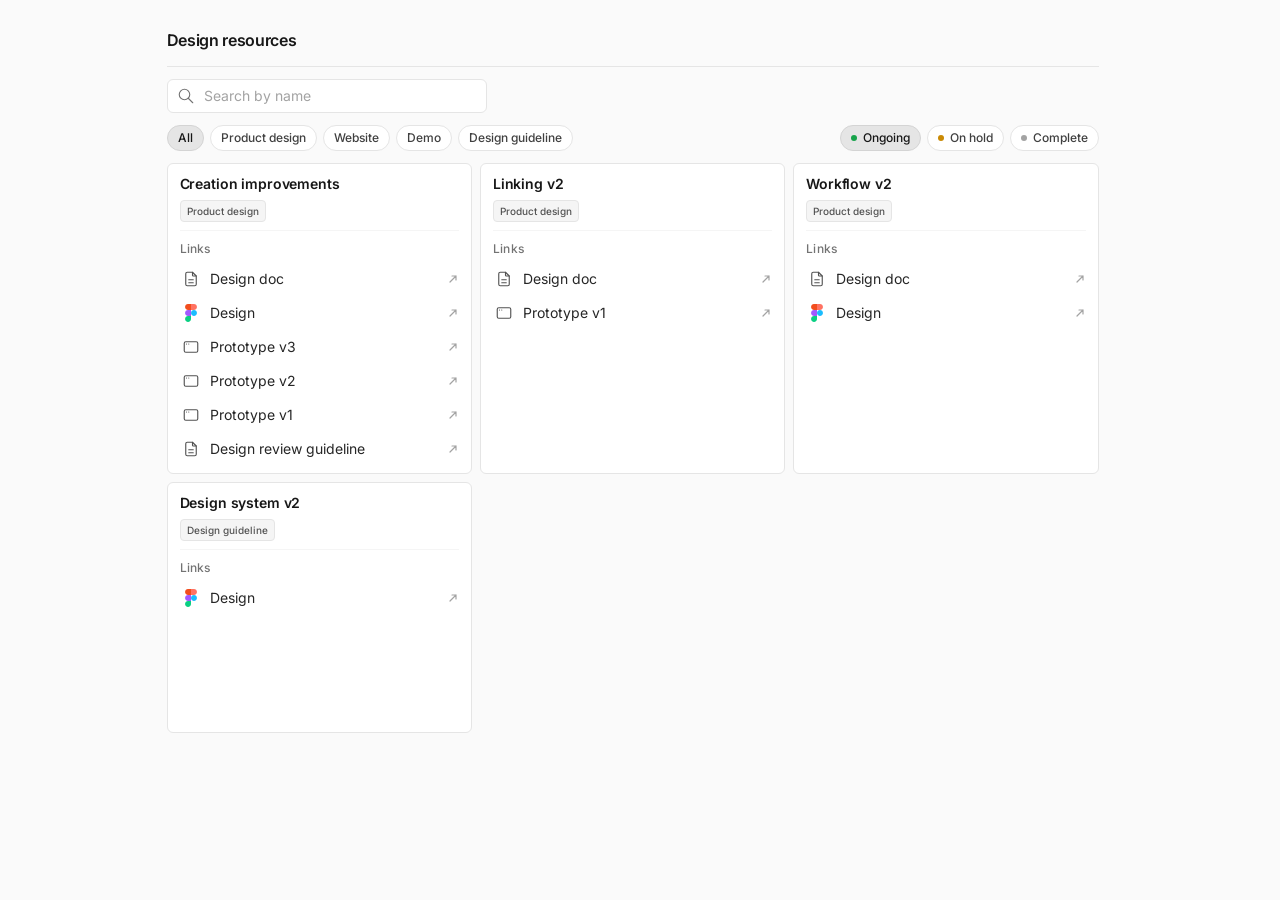
<file: index.html>
<!DOCTYPE html/new>
<html lang="en">
  <head>
    <meta charset="utf-8" />
    <meta name="viewport" content="width=device-width, initial-scale=1.0" />
    <title>Design resources</title>
    <link rel="preconnect" href="https://fonts.googleapis.com" />
    <link rel="preconnect" href="https://fonts.gstatic.com" crossorigin />
    <link
      href="https://fonts.googleapis.com/css2?family=Inter:wght@400;500;600&display=swap"
      rel="stylesheet"
    />
    <link rel="stylesheet" href="tokens.css" />
  </head>
  <body>
    <main class="resources-page">
      <header class="resources-header">
        <h1>Design resources</h1>
      </header>

      <div id="resource-search-wrap" class="resource-search-wrap" hidden>
        <div class="resource-search-field" role="search">
          <span class="resource-search-icon" aria-hidden="true">
            <img
              src="assets/search.svg"
              alt=""
              width="18"
              height="18"
              decoding="async"
            />
          </span>
          <input
            id="resource-search"
            class="resource-search-input"
            type="search"
            placeholder="Search by name"
            autocomplete="off"
            enterkeyhint="search"
            aria-label="Search by name"
          />
        </div>
      </div>

      <div class="resources-toolbar">
        <div
          id="quick-filters"
          class="resource-quick-filters"
          role="toolbar"
          aria-label="Filter by tag"
          hidden
        ></div>
        <div
          id="view-filters"
          class="resource-view-filters"
          role="toolbar"
          aria-label="View filter"
          hidden
        ></div>
      </div>

      <div id="grid" class="resource-grid" aria-live="polite"></div>
      <p id="empty" class="resources-empty" hidden>No resources in data file yet.</p>
      <p id="empty-filter" class="resources-empty" hidden>No resources match this filter.</p>
      <p id="err" class="resources-err" hidden></p>
    </main>

    <!-- Same shape as data/links.json; used when the page is opened via file:// (fetch to JSON is blocked). Keep in sync when editing the file. -->
    <script type="application/json" id="fallback-links">
{
  "resources": [
    {
      "name": "Homepage redesign",
      "tag": "product-design",
      "view": "on-hold",
      "links": [
        {
          "label": "Inspiration",
          "href": "https://www.figma.com/board/WPGRhJR5JVvFm6p3TvDFmA/Homepage-redesign?node-id=0-1&p=f&t=IoSSAjPGUx0lSSe9-0"
        },
        {
          "label": "Design",
          "href": "https://www.figma.com/design/GAWVOEH6sehUsTHfCfNDpU/Homepage-redesign?t=IoSSAjPGUx0lSSe9-0"
        },
        {
          "label": "Prototype v0",
          "href": "prototypes/homepage-redesign-prototype-v0.html"
        }
      ]
    },
    {
      "name": "Onboarding redesign",
      "tag": "product-design",
      "view": "on-hold",
      "links": [
        {
          "label": "Design doc",
          "href": "https://docs.google.com/document/d/1ep5hj3tiMQkr3mcLCYQXeJiurlFkTJES2Kz4IPjt_mE/edit?tab=t.v4n4txp6yev1#heading=h.jhxwtib2pn4n"
        },
        {
          "label": "Clarity recording insights",
          "href": "https://www.figma.com/board/CRPDD4JGa6esvdpUEzXLcI/Onboarding?node-id=53-85&t=ZHStshKgX3DJrRkn-0"
        },
        {
          "label": "Inspiration",
          "href": "https://www.figma.com/board/CRPDD4JGa6esvdpUEzXLcI/Onboarding?node-id=87-417&t=NTDKH1m8DcfjASlJ-0"
        },
        {
          "label": "User personas & goals",
          "href": "https://www.figma.com/board/CRPDD4JGa6esvdpUEzXLcI/Onboarding?node-id=130-85&t=d9yx2H2x2cJq1bWY-0"
        }
      ]
    },
    {
      "name": "Creation improvements",
      "tag": "product-design",
      "links": [
        {
          "label": "Design doc",
          "href": "https://docs.google.com/document/d/1ep5hj3tiMQkr3mcLCYQXeJiurlFkTJES2Kz4IPjt_mE/edit?tab=t.gqfajdvglpc5#heading=h.va9l8ynxk13z"
        },
        {
          "label": "Design",
          "href": "https://www.figma.com/design/TFyzTHUAM3XOqbOU7EnC3d/Creation-improvements?node-id=0-1&p=f&t=yjpMOJLGXFYWvlub-0"
        },
        {
          "label": "Prototype v3",
          "href": "prototypes/Creation improvement-prototype_v3.html"
        },
        {
          "label": "Prototype v2",
          "href": "prototypes/Creation improvement-prototype_v2.html"
        },
        {
          "label": "Prototype v1",
          "href": "prototypes/Creation improvement-prototype_v1.html"
        },
        {
          "label": "Design review guideline",
          "href": "https://docs.google.com/document/d/13bdeNi1MA9vCdVCp0r5KeIMT-IwBp_G7b03YZgaM9YA/edit?usp=sharing"
        }
      ]
    },
    {
      "name": "Linking v2",
      "tag": "product-design",
      "links": [
        {
          "label": "Design doc",
          "href": "https://docs.google.com/document/d/1ep5hj3tiMQkr3mcLCYQXeJiurlFkTJES2Kz4IPjt_mE/edit?tab=t.zhesl8fvb1fy"
        },
        {
          "label": "Prototype v1",
          "href": "prototypes/Linking_v2-prototype_v1.html"
        }
      ]
    },
    {
      "name": "Workflow v2",
      "tag": "product-design",
      "links": [
        {
          "label": "Design doc",
          "href": "https://docs.google.com/document/d/1ep5hj3tiMQkr3mcLCYQXeJiurlFkTJES2Kz4IPjt_mE/edit?tab=t.9l56mtk56zoh#heading=h.a7e0eis4a3ps"
        },
        {
          "label": "Design",
          "href": "https://www.figma.com/design/8ufFWdmZH5UtOGQsQshhQ8/Workflow_v2?node-id=442-44501&p=f&t=so8jbto03PakPUNu-0"
        }
      ]
    },
    {
      "name": "Design system v2",
      "tag": "design-guideline",
      "links": [
        {
          "label": "Design",
          "href": "https://www.figma.com/design/fbeJw3rPQLq14eTt3NGfI9/Muir-Design-system_v2?node-id=0-1&p=f&t=Ym087odmeCtdCGT6-0"
        }
      ]
    },
    {
      "name": "Website design system",
      "tags": ["design-guideline", "website"],
      "view": "complete",
      "links": [
        {
          "label": "Design",
          "href": "https://www.figma.com/design/m5XskbydT4HR58OdwDSs4e/Website-design-system?t=so8jbto03PakPUNu-0"
        }
      ]
    },
    {
      "name": "Website revamp",
      "tag": "website",
      "view": "complete",
      "links": [
        {
          "label": "Board",
          "href": "https://www.figma.com/board/oCE87knLr4OmLIeWO4GogT/Editing-feature-redesign_Whiteboard?node-id=0-1&p=f&t=so8jbto03PakPUNu-0"
        }
      ]
    },
    {
      "name": "Tariff landing page",
      "tag": "website",
      "view": "complete",
      "links": [
        {
          "label": "Design",
          "href": "https://www.figma.com/design/iotC2Rnxs7PGqPGrMBqwxi/Tariff-landing-page?t=so8jbto03PakPUNu-0"
        }
      ]
    },
    {
      "name": "Cost landing page",
      "tag": "website",
      "view": "complete",
      "links": [
        {
          "label": "Design doc",
          "href": "https://docs.google.com/document/d/1E4Okkc2x21LV1vKPIiXa5G9AdENEXAiEFhicgtlJYgk/edit?tab=t.0"
        },
        {
          "label": "Design",
          "href": "https://www.figma.com/design/gqpk5LXnGDwBq81qrUJtlu/Cost-landing-page?node-id=0-1&p=f&t=so8jbto03PakPUNu-0"
        }
      ]
    },
    {
      "name": "Public product model landing page",
      "tag": "website",
      "view": "complete",
      "links": [
        {
          "label": "Board",
          "href": "https://www.figma.com/board/oCE87knLr4OmLIeWO4GogT/Editing-feature-redesign_Whiteboard?node-id=0-1&p=f&t=so8jbto03PakPUNu-0"
        }
      ]
    },
    {
      "name": "Listing",
      "tag": "product-design",
      "view": "complete",
      "links": [
        {
          "label": "Design",
          "href": "https://www.figma.com/design/LvsgGwq2siSihGj2TXwzN0/Listing?node-id=931-3&p=f&t=so8jbto03PakPUNu-0"
        }
      ]
    },
    {
      "name": "Bom import v1",
      "tag": "product-design",
      "view": "complete",
      "links": [
        {
          "label": "Design",
          "href": "https://www.figma.com/design/VZL7SmMMVnGBJnlivUoXMl/Bom-import_v1?node-id=385-36909&p=f&t=so8jbto03PakPUNu-0"
        }
      ]
    },
    {
      "name": "Editing redesign v1",
      "tag": "product-design",
      "view": "complete",
      "links": [
        {
          "label": "User flow",
          "href": "https://www.figma.com/board/oCE87knLr4OmLIeWO4GogT/Editing-feature-redesign_Whiteboard?node-id=0-1&p=f&t=so8jbto03PakPUNu-0"
        }
      ]
    },
    {
      "name": "AWS climate week demo",
      "tag": "demo",
      "view": "complete",
      "links": [
        {
          "label": "Demo",
          "href": "prototypes/AWS climate week demo.html"
        }
      ]
    }
  ]
}
    </script>

    <script>
      (function () {
        var TAG_FILTERS = [
          { id: "all", label: "All" },
          { id: "product-design", label: "Product design" },
          { id: "website", label: "Website" },
          { id: "demo", label: "Demo" },
          { id: "design-guideline", label: "Design guideline" },
        ];

        var VIEW_OPTIONS = [
          {
            id: "ongoing",
            label: "Ongoing",
            dotClass: "resource-view-filter-dot--ongoing",
          },
          {
            id: "on-hold",
            label: "On hold",
            dotClass: "resource-view-filter-dot--on-hold",
          },
          {
            id: "complete",
            label: "Complete",
            dotClass: "resource-view-filter-dot--complete",
          },
        ];

        var grid = document.getElementById("grid");
        var emptyEl = document.getElementById("empty");
        var emptyFilterEl = document.getElementById("empty-filter");
        var errEl = document.getElementById("err");
        var quickFiltersEl = document.getElementById("quick-filters");
        var viewFiltersEl = document.getElementById("view-filters");
        var searchWrapEl = document.getElementById("resource-search-wrap");
        var searchInputEl = document.getElementById("resource-search");

        var allResources = [];
        var activeFilterId = "all";
        var activeViewId = "ongoing";
        var searchQuery = "";

        function getResourceTags(item) {
          var tags = item && item.tags;
          if (tags && Array.isArray(tags)) {
            var out = [];
            tags.forEach(function (t) {
              if (typeof t === "string" && t.trim()) out.push(t.trim());
            });
            if (out.length) return out;
          }
          var single = item && item.tag;
          if (typeof single === "string" && single.trim()) return [single.trim()];
          return ["product-design"];
        }

        function itemMatchesFilter(item) {
          if (activeFilterId === "all") return true;
          var ids = getResourceTags(item);
          for (var i = 0; i < ids.length; i++) {
            if (ids[i] === activeFilterId) return true;
          }
          return false;
        }

        function getResourceView(item) {
          var v = item && item.view;
          if (typeof v !== "string" || !v.trim()) return "ongoing";
          v = v.trim();
          if (v === "complete" || v === "archived") return "complete";
          if (v === "on-hold" || v.toLowerCase() === "on hold") return "on-hold";
          return "ongoing";
        }

        function itemMatchesViewFilter(item) {
          if (activeViewId === "all") return true;
          return getResourceView(item) === activeViewId;
        }

        function itemMatchesSearch(item) {
          var q = searchQuery.trim().toLowerCase();
          if (!q) return true;
          return resourceName(item).toLowerCase().indexOf(q) !== -1;
        }

        function getFilteredList() {
          return allResources.filter(function (item) {
            return (
              itemMatchesFilter(item) &&
              itemMatchesViewFilter(item) &&
              itemMatchesSearch(item)
            );
          });
        }

        function tagLabel(tagId) {
          for (var i = 0; i < TAG_FILTERS.length; i++) {
            if (TAG_FILTERS[i].id === tagId) return TAG_FILTERS[i].label;
          }
          return tagId;
        }

        function renderCardTags(item) {
          var ids = getResourceTags(item);
          var wrap = document.createElement("div");
          wrap.className = "resource-card__tags";
          wrap.setAttribute("aria-label", "Tags");
          ids.forEach(function (id) {
            var span = document.createElement("span");
            span.className = "resource-card__tag";
            span.textContent = tagLabel(id);
            wrap.appendChild(span);
          });
          return wrap;
        }

        function renderQuickFilters() {
          quickFiltersEl.innerHTML = "";
          quickFiltersEl.hidden = !allResources.length;
          if (!allResources.length) return;

          TAG_FILTERS.forEach(function (def) {
            var btn = document.createElement("button");
            btn.type = "button";
            btn.className = "resource-filter-chip";
            btn.textContent = def.label;
            btn.setAttribute(
              "aria-pressed",
              String(def.id === activeFilterId)
            );
            btn.dataset.filterId = def.id;

            btn.addEventListener("click", function () {
              activeFilterId = def.id;
              renderQuickFilters();
              renderGrid();
            });

            quickFiltersEl.appendChild(btn);
          });
        }

        function renderViewFilters() {
          viewFiltersEl.innerHTML = "";
          viewFiltersEl.hidden = !allResources.length;
          if (!allResources.length) return;

          VIEW_OPTIONS.forEach(function (def) {
            var btn = document.createElement("button");
            btn.type = "button";
            btn.className = "resource-view-filter-chip";
            btn.setAttribute(
              "aria-pressed",
              String(activeViewId !== "all" && def.id === activeViewId)
            );
            btn.dataset.viewId = def.id;

            var dot = document.createElement("span");
            dot.className =
              "resource-view-filter-dot " + def.dotClass;
            dot.setAttribute("aria-hidden", "true");
            btn.appendChild(dot);

            var labelEl = document.createElement("span");
            labelEl.textContent = def.label;
            btn.appendChild(labelEl);

            btn.addEventListener("click", function () {
              if (activeViewId === def.id) {
                activeViewId = "all";
              } else {
                activeViewId = def.id;
              }
              renderViewFilters();
              renderGrid();
            });

            viewFiltersEl.appendChild(btn);
          });
        }

        function resourceName(item) {
          if (item && typeof item.name === "string" && item.name.trim()) return item.name.trim();
          if (item && typeof item.title === "string" && item.title.trim()) return item.title.trim();
          return "Untitled";
        }

        function linkHrefPointsToHtml(href) {
          if (!href || typeof href !== "string") return false;
          var path = href.trim().split("#")[0].split("?")[0];
          return /\.html?$/i.test(path);
        }

        function linkUsesAppWindowIcon(href) {
          if (!href || typeof href !== "string") return false;
          var h = href.trim();
          if (linkHrefPointsToHtml(href)) return true;
          if (/drive\.google\.com/i.test(h)) return true;
          return false;
        }

        function linkUsesGoogleDocsIcon(href) {
          if (!href || typeof href !== "string") return false;
          return /docs\.google\.com/i.test(href.trim());
        }

        function renderLinks(item) {
          var links = item && item.links;
          if (!links || !Array.isArray(links) || !links.length) return null;
          var wrap = document.createElement("div");
          wrap.className = "resource-card__links";
          var count = 0;
          links.forEach(function (link) {
            if (!link || typeof link.href !== "string" || !link.href.trim()) return;
            var href = link.href.trim();
            var label =
              link.label && typeof link.label === "string" && link.label.trim()
                ? link.label.trim()
                : "Link";

            var a = document.createElement("a");
            a.className = "resource-card__link";
            a.href = href;
            a.target = "_blank";
            a.rel = "noopener noreferrer";

            var iconWrap = document.createElement("span");
            iconWrap.className = "resource-card__link-icon";
            var iconImg = document.createElement("img");
            iconImg.alt = "";
            iconImg.decoding = "async";
            if (linkUsesGoogleDocsIcon(href)) {
              iconImg.src = "assets/file-description.svg";
            } else if (linkUsesAppWindowIcon(href)) {
              iconImg.src = "assets/app-window.svg";
            } else {
              iconImg.src = "assets/figma-symbol.svg";
            }
            iconWrap.appendChild(iconImg);

            var labelEl = document.createElement("span");
            labelEl.className = "resource-card__link-text";
            labelEl.textContent = label;

            var external = document.createElement("span");
            external.className = "resource-card__link-external";
            external.setAttribute("aria-hidden", "true");
            external.innerHTML =
              '<svg xmlns="http://www.w3.org/2000/svg" viewBox="0 0 12 12" width="12" height="12" fill="none" focusable="false"><path d="M3 9 9 3M9 3H5M9 3v4" stroke="currentColor" stroke-width="1.2" stroke-linecap="round" stroke-linejoin="round"/></svg>';

            a.appendChild(iconWrap);
            a.appendChild(labelEl);
            a.appendChild(external);
            wrap.appendChild(a);
            count += 1;
          });
          if (!count) return null;
          var sectionTitle = document.createElement("h3");
          sectionTitle.className = "resource-card__links-title";
          sectionTitle.textContent = "Links";
          wrap.insertBefore(sectionTitle, wrap.firstChild);
          return wrap;
        }

        function appendHighlightedTitle(el, text, query) {
          el.textContent = "";
          var q = typeof query === "string" ? query.trim() : "";
          if (!q) {
            el.textContent = text;
            return;
          }
          var lowerText = text.toLowerCase();
          var lowerQ = q.toLowerCase();
          var start = 0;
          var idx;
          var found = false;
          while ((idx = lowerText.indexOf(lowerQ, start)) !== -1) {
            found = true;
            if (idx > start) {
              el.appendChild(document.createTextNode(text.slice(start, idx)));
            }
            var mark = document.createElement("mark");
            mark.className = "resource-card__title-highlight";
            mark.textContent = text.slice(idx, idx + q.length);
            el.appendChild(mark);
            start = idx + q.length;
          }
          if (found) {
            if (start < text.length) {
              el.appendChild(document.createTextNode(text.slice(start)));
            }
          } else {
            el.textContent = text;
          }
        }

        function renderCard(item) {
          var card = document.createElement("article");
          card.className = "resource-card";
          var h2 = document.createElement("h2");
          h2.className = "resource-card__title";
          appendHighlightedTitle(h2, resourceName(item), searchQuery);
          card.appendChild(h2);
          card.appendChild(renderCardTags(item));
          var slot = document.createElement("div");
          slot.className = "resource-card__link-slot";
          var linksEl = renderLinks(item);
          if (linksEl) {
            var divider = document.createElement("hr");
            divider.className = "resource-card__divider";
            divider.setAttribute("aria-hidden", "true");
            slot.appendChild(divider);
            slot.appendChild(linksEl);
          } else {
            var placeholder = document.createElement("div");
            placeholder.className = "resource-card__link-slot-placeholder";
            placeholder.setAttribute("aria-hidden", "true");
            slot.appendChild(placeholder);
          }
          card.appendChild(slot);
          return card;
        }

        function renderGrid() {
          grid.innerHTML = "";
          errEl.hidden = true;
          emptyEl.hidden = true;
          emptyFilterEl.hidden = true;

          if (!allResources.length) {
            emptyEl.hidden = false;
            quickFiltersEl.hidden = true;
            quickFiltersEl.innerHTML = "";
            viewFiltersEl.hidden = true;
            viewFiltersEl.innerHTML = "";
            searchWrapEl.hidden = true;
            return;
          }

          searchWrapEl.hidden = false;

          var list = getFilteredList();
          if (!list.length) {
            emptyFilterEl.hidden = false;
            return;
          }

          list.forEach(function (item) {
            grid.appendChild(renderCard(item));
          });
        }

        function run(data) {
          allResources =
            data && Array.isArray(data.resources) ? data.resources : [];
          activeFilterId = "all";
          activeViewId = "ongoing";
          searchQuery = "";
          searchInputEl.value = "";
          renderQuickFilters();
          renderViewFilters();
          renderGrid();
        }

        function tryFallback() {
          var node = document.getElementById("fallback-links");
          if (!node || !node.textContent) return null;
          try {
            return JSON.parse(node.textContent);
          } catch (e) {
            return null;
          }
        }

        fetch("data/links.json")
          .then(function (r) {
            if (!r.ok) throw new Error("HTTP " + r.status);
            return r.json();
          })
          .then(function (data) {
            run(data);
          })
          .catch(function () {
            var fb = tryFallback();
            if (fb) {
              run(fb);
              return;
            }
            grid.innerHTML = "";
            emptyEl.hidden = true;
            emptyFilterEl.hidden = true;
            quickFiltersEl.hidden = true;
            quickFiltersEl.innerHTML = "";
            viewFiltersEl.hidden = true;
            viewFiltersEl.innerHTML = "";
            searchWrapEl.hidden = true;
            errEl.hidden = false;
            errEl.textContent =
              "Could not load data/links.json. If you opened this file directly from disk, use a local server (python3 -m http.server) or push to GitHub Pages.";
          });

        searchInputEl.addEventListener("input", function () {
          searchQuery = searchInputEl.value;
          renderGrid();
        });
      })();
    </script>
  </body>
</html>
</file>
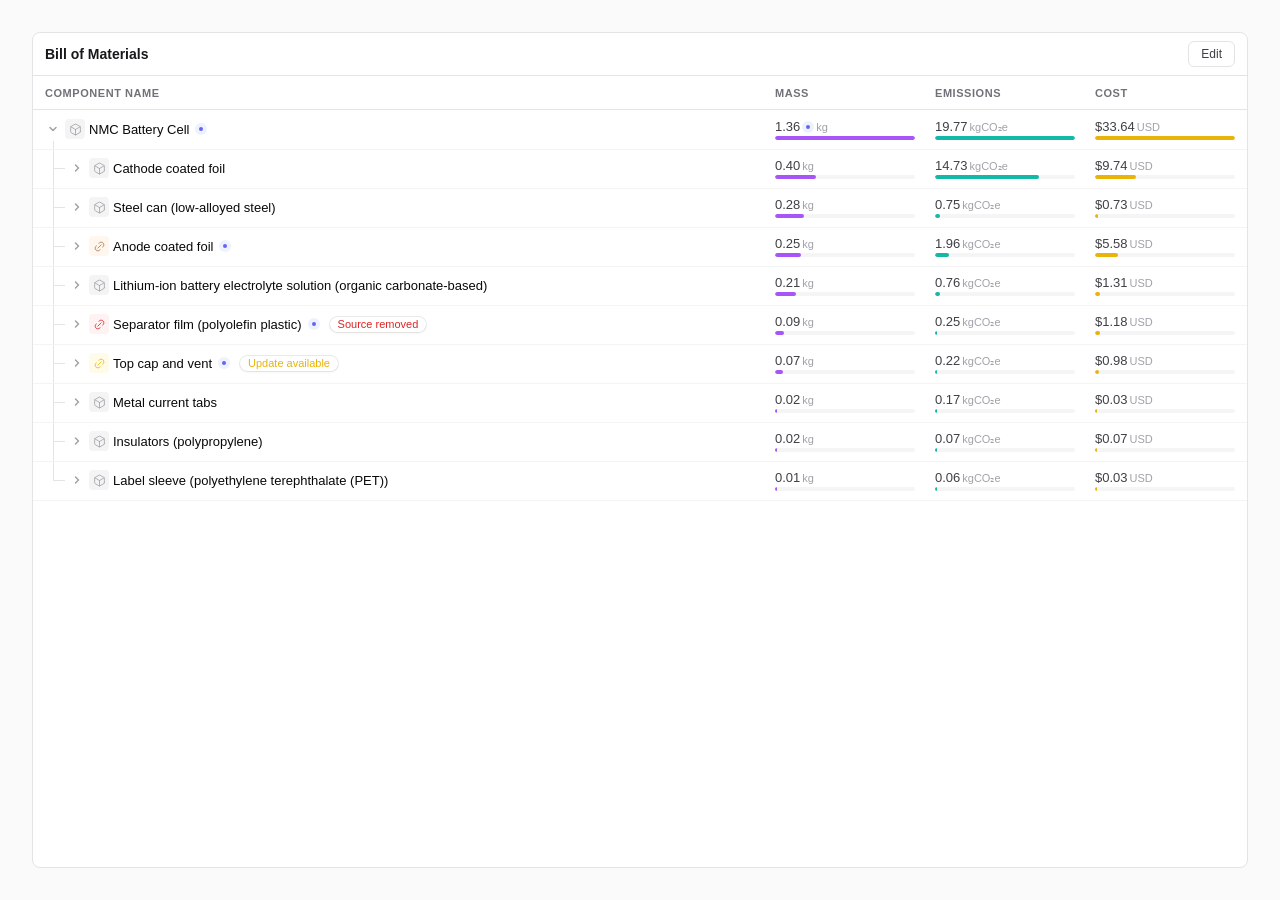
<file: prototypes/Linking_v2-prototype_v1.html>
<!DOCTYPE html>
<html lang="en">
<head>
  <meta charset="UTF-8" />
  <meta name="viewport" content="width=device-width, initial-scale=1.0" />
  <title>Bill of Materials</title>
  <style>
    *, *::before, *::after { box-sizing: border-box; margin: 0; padding: 0; }

    html, body { height: 100%; }

    body {
      font-family: -apple-system, BlinkMacSystemFont, "Inter", "Segoe UI", sans-serif;
      font-size: 13px;
      background: #fafafa;
      color: #09090b;
      padding: 32px;
      display: flex;
      flex-direction: column;
    }

    .bom {
      background: #fff;
      border: 1px solid #e4e4e7;
      border-radius: 8px;
      overflow: hidden;
      width: 100%;
      flex: 1;
      display: flex;
      flex-direction: column;
      min-height: 0;
    }

    /* Scrollable content without visible scrollbar */
    .bom-scroll {
      flex: 1;
      overflow-y: auto;
      min-height: 0;
      scrollbar-width: none; /* Firefox */
    }
    .bom-scroll::-webkit-scrollbar { display: none; /* Chrome/Safari */ }

    /* Header row */
    .bom-header {
      display: grid;
      grid-template-columns: 1fr 140px 140px 140px;
      column-gap: 20px;
      align-items: center;
      padding: 0 12px;
      height: 34px;
      border-bottom: 1px solid #e4e4e7;
      font-size: 11px;
      font-weight: 600;
      letter-spacing: 0.05em;
      text-transform: uppercase;
      color: #71717a;
    }

    .bom-header .col { text-align: left; }

    .bom-list { list-style: none; }

    /* Each data row */
    .bom-row {
      display: grid;
      grid-template-columns: 1fr 140px 140px 140px;
      column-gap: 20px;
      align-items: center;
      padding: 0 12px;
      min-height: 38px;
      cursor: pointer;
      user-select: none;
    }

    .bom-row:hover {
      background: #f4f4f5;
      /* Extend hover bg to cover the 1px separator below */
      box-shadow: 0 1px 0 #f4f4f5;
    }

    /* Row separator lives on the add-zone so it centers in the gap */

    /* Name cell: indent + chevron + text */
    .name-cell {
      display: flex;
      align-items: center;
      gap: 4px;
      min-width: 0;
    }

    /* Tree connector guides */
    .guide {
      display: block;
      width: 20px;
      height: 38px;
      flex-shrink: 0;
      position: relative;
    }

    /* Continuing vertical line for ancestor levels that still have siblings below */
    .guide-vert::before {
      content: '';
      position: absolute;
      left: 8px;
      top: -8px;
      bottom: -14px; /* extend through the add-zone gap */
      width: 1px;
      background: #e4e4e7;
    }

    /* ├─ non-last child: full vertical + horizontal arm */
    .guide-tee::before {
      content: '';
      position: absolute;
      left: 8px;
      top: -8px;
      bottom: -14px; /* extend through the add-zone gap */
      width: 1px;
      background: #e4e4e7;
    }
    .guide-tee::after {
      content: '';
      position: absolute;
      left: 8px;
      top: 50%;
      width: 12px;
      height: 1px;
      background: #e4e4e7;
    }

    /* Linked child: amber guide lines */
    .bom-row--linked-child          { --linked-guide: #f5c4a0; }
    .bom-row--linked-outdated       { --linked-guide: #fde68a; }
    .bom-row--linked-broken         { --linked-guide: #fca5a5; }

    .guide-linked.guide-vert::before,
    .guide-linked.guide-tee::before,
    .guide-linked.guide-tee::after,
    .guide-linked.guide-elbow::before,
    .guide-linked.guide-elbow::after { background: var(--linked-guide); }

    /* └─ last child: half vertical + horizontal arm */
    .guide-elbow::before {
      content: '';
      position: absolute;
      left: 8px;
      top: -8px;
      bottom: 50%;
      width: 1px;
      background: #e4e4e7;
    }
    .guide-elbow::after {
      content: '';
      position: absolute;
      left: 8px;
      top: 50%;
      width: 12px;
      height: 1px;
      background: #e4e4e7;
    }

    .chevron {
      display: inline-flex;
      align-items: center;
      justify-content: center;
      width: 16px;
      height: 16px;
      flex-shrink: 0;
      color: #a1a1aa;
      transition: transform 0.15s ease;
    }

    .chevron svg { display: block; }
    .chevron.open { transform: rotate(90deg); }
    .chevron.hidden { visibility: hidden; pointer-events: none; }
    .chevron:not(.hidden) { cursor: pointer; }
    .chevron svg { pointer-events: none; }

    .name-icon {
      display: inline-flex;
      align-items: center;
      justify-content: center;
      flex-shrink: 0;
      width: 20px;
      height: 20px;
      border-radius: 4px;
      background: #f4f4f5;
      color: #a1a1aa;
    }

    .name {
      white-space: nowrap;
      overflow: hidden;
      text-overflow: ellipsis;
    }

    /* Row action buttons (expand, unlink, delete) */
    .row-actions {
      display: none;
      align-items: center;
      gap: 2px;
      margin-left: 6px;
      flex-shrink: 0;
    }

    .bom.editing .bom-row:hover .row-actions {
      display: flex;
    }

    .row-action-btn {
      display: inline-flex;
      align-items: center;
      justify-content: center;
      width: 24px;
      height: 24px;
      background: #fff;
      border: 1px solid #e4e4e7;
      border-radius: 5px;
      cursor: pointer;
      color: #18181b;
      transition: all 0.15s ease;
    }

    .row-action-btn:hover {
      color: #18181b;
      border-color: #a1a1aa;
      background: #f4f4f5;
    }

    .row-action-btn.danger:hover {
      color: #dc2626;
      border-color: #fca5a5;
      background: #fef2f2;
    }

    /* Value cells */
    .val {
      text-align: left;
      color: #3f3f46;
      font-variant-numeric: tabular-nums;
    }

    .val .unit {
      font-size: 11px;
      color: #a1a1aa;
      margin-left: 2px;
    }

    /* Proportional color bars below values */
    .val-bar-track {
      height: 4px;
      background: #f5f5f5;
      border-radius: 4px;
      overflow: hidden;
      margin-top: 2px;
    }
    .val-bar-fill {
      height: 100%;
      border-radius: 4px;
      min-width: 2px;
    }
    .val-bar-fill.bar-mass     { background: #a855f7; }
    .val-bar-fill.bar-emission { background: #14b8a6; }
    .val-bar-fill.bar-cost     { background: #eab308; }

    /* Hide bars in edit mode */
    .bom.editing .val-bar-track { display: none; }


    /* Edit-mode: input + unit form a connected group */
    .input-wrap--with-unit .cell-input {
      border-radius: 4px 0 0 4px;
      border-right: none;
      padding-right: 10px;
      width: 100%;
    }

    .input-unit-select {
      height: 28px;
      padding: 0 20px 0 8px;
      font-size: 12px;
      font-family: inherit;
      color: #3f3f46;
      background: #fff;
      background-image: url("data:image/svg+xml,%3Csvg xmlns='http://www.w3.org/2000/svg' width='10' height='6' viewBox='0 0 10 6'%3E%3Cpath d='M1 1l4 4 4-4' stroke='%2371717a' stroke-width='1.5' fill='none' stroke-linecap='round' stroke-linejoin='round'/%3E%3C/svg%3E");
      background-repeat: no-repeat;
      background-position: right 6px center;
      border: 1px solid #d4d4d8;
      border-radius: 0 4px 4px 0;
      outline: none;
      cursor: pointer;
      -webkit-appearance: none;
      appearance: none;
      flex-shrink: 0;
      transition: background-color 0.12s, border-color 0.12s;
    }
    .input-unit-select:hover { background-color: #f4f4f5; border-color: #a1a1aa; color: #18181b; }

    .collapsed { display: none; }

    /* Toolbar */
    .bom-toolbar {
      display: flex;
      align-items: center;
      justify-content: space-between;
      padding: 8px 12px;
      border-bottom: 1px solid #e4e4e7;
    }

    .bom-toolbar .title {
      font-size: 14px;
      font-weight: 600;
      color: #18181b;
    }

    .btn-edit {
      display: inline-flex;
      align-items: center;
      padding: 5px 12px;
      font-size: 12px;
      font-weight: 500;
      color: #3f3f46;
      background: #fff;
      border: 1px solid #e4e4e7;
      border-radius: 6px;
      cursor: pointer;
      transition: all 0.15s ease;
    }

    .btn-edit:hover { background: #f4f4f5; }

    .btn-edit.active {
      color: #fff;
      background: #18181b;
      border-color: #18181b;
    }

    /* Editable cells */
    .bom.editing .bom-row {
      cursor: default;
      height: 44px;
      isolation: isolate;
    }
    .bom.editing .guide { height: 44px; }

    /* Wider columns, tighter gaps when editing */
    .bom.editing .bom-row,
    .bom.editing .bom-header {
      grid-template-columns: 1fr 180px 180px 180px;
      column-gap: 8px;
    }

    /* Value columns paint above name-cell overflow so hover actions never cover inputs */
    .bom.editing .val {
      position: relative;
      z-index: 2;
    }
    .bom.editing .name-cell {
      position: relative;
      z-index: 1;
    }

    /* Input wrapper — holds the <input> and a unit suffix label */
    .input-wrap {
      display: none;
      position: relative;
      width: 100%;
    }

    .bom.editing .input-wrap { display: flex; align-items: center; }
    /* Input first, then link badge, then row actions — matches non-edit reading order */
    .bom.editing .name-cell .input-wrap {
      flex: 1;
      min-width: 0;
      max-width: 480px;
      order: 1;
    }
    .bom.editing .name-cell .link-status-badge {
      order: 2;
      align-self: center;
      opacity: 0.7;
    }
    .bom.editing .name-cell .row-actions { order: 3; }

    .cell-input {
      width: 100%;
      height: 28px;
      padding: 0 10px;
      font-size: 12px;
      font-family: inherit;
      color: #18181b;
      background: #fff;
      border: 1px solid #d4d4d8;
      border-radius: 4px;
      outline: none;
      font-variant-numeric: tabular-nums;
    }

    .cell-input:focus { border-color: #a1a1aa; box-shadow: 0 0 0 2px rgba(161,161,170,0.2); }

    .cell-input.input-val {
      text-align: left;
      padding-right: 10px;
    }

    .input-unit {
      position: absolute;
      right: 8px;
      font-size: 11px;
      color: #a1a1aa;
      pointer-events: none;
    }

    /* Hide number input spinners just in case */
    .cell-input::-webkit-outer-spin-button,
    .cell-input::-webkit-inner-spin-button { -webkit-appearance: none; margin: 0; }
    .cell-input[type=number] { -moz-appearance: textfield; }

    .bom.editing .cell-text { display: none; }

    /* Add-zone: button floats on the row separator line, gap opens on hover */
    .add-zone {
      height: 1px;
      overflow: visible;
      position: relative;
      z-index: 2;
      transition: height 0.2s cubic-bezier(0.4, 0, 0.2, 1);
    }

    /* Thin 1px separator line, always centered in the zone, behind button */
    .add-zone::after {
      content: '';
      position: absolute;
      left: 0;
      right: 0;
      top: 50%;
      height: 1px;
      background: #f4f4f5;
      z-index: -1;
      transition: background 0.15s ease;
    }

    /* Insertion indicator: polyline on left + full-width horizontal line */
    .add-zone-indicator {
      position: absolute;
      top: 0; left: 0; right: 0; bottom: 0;
      opacity: 0;
      pointer-events: none;
      transition: opacity 0.15s ease;
    }
    .bom.editing .add-zone:hover .add-zone-indicator {
      opacity: 1;
    }
    /* Root always-show: buttons visible but no brown lines */
    .bom.editing .add-zone.always-show .add-zone-indicator {
      opacity: 0;
    }
    /* Polyline: vertical drop from parent row to the elbow */
    .add-zone-indicator::before {
      content: '';
      position: absolute;
      left: var(--ix, 12px);
      top: -10px;
      height: calc(50% + 10px);
      width: 1px;
      background: #CEA371;
    }
    /* Horizontal line from elbow to right edge */
    .add-zone-indicator::after {
      content: '';
      position: absolute;
      left: var(--ix, 12px);
      right: 0;
      top: 50%;
      height: 1px;
      background: #CEA371;
    }

    .add-zone-inner {
      display: flex;
      align-items: center;
      gap: 4px;
      position: absolute;
      top: 50%;
      transform: translateY(-50%);
      padding: 0 12px;
      opacity: 0;
      pointer-events: none;
      transition: opacity 0.15s ease, top 0.2s cubic-bezier(0.4, 0, 0.2, 1);
    }

    .bom.editing .add-zone:hover {
      height: 14px;
    }

    .bom.editing .add-zone:hover .add-zone-inner,
    .bom.editing .add-zone.always-show .add-zone-inner {
      opacity: 1;
      pointer-events: auto;
    }

    .bom.editing .add-zone.always-show {
      height: 14px;
    }

    /* Expand hover target so the button stays reachable */
    .add-zone::before {
      content: '';
      position: absolute;
      left: 0;
      right: 0;
      top: -8px;
      height: 16px;
    }

    .add-btn {
      position: relative;
      z-index: 1;
      display: inline-flex;
      align-items: center;
      justify-content: center;
      width: 22px;
      height: 22px;
      background: #fff;
      border: 1px solid #d4d4d8;
      border-radius: 5px;
      cursor: pointer;
      color: #18181b;
      font-family: inherit;
      transition: all 0.15s ease;
    }

    .add-btn:hover {
      color: #18181b;
      border-color: #a1a1aa;
      background: #f4f4f5;
    }

    /* Linked / locked rows */
    .bom.editing .bom-row--locked .input-wrap { display: none !important; }
    .bom.editing .bom-row--locked .cell-text { display: inline; opacity: 0.7; }
    /* Name is read-only until unlink — stronger fade than metrics */
    .bom.editing .bom-row--locked .name.cell-text {
      opacity: 0.7;
      color: #71717a;
    }
    .bom.editing .bom-row--locked .name.linked,
    .bom.editing .bom-row--locked .name.linked:hover {
      cursor: default;
      text-decoration: none;
    }
    .bom.editing .li--linked-root .add-zone:hover::after { background: #f4f4f5; }
    .bom.editing .li--linked-root .add-zone:hover { height: 1px; }
    .bom.editing .li--linked-root .add-zone:hover .add-zone-inner { opacity: 0; pointer-events: none; }
    .bom.editing .linked-icon,
    .bom.editing .external-link-icon { display: none; }
    .bom.editing .bom-row--linked-root .row-actions { display: flex; }
    .bom.editing .bom-row--linked-root .row-action-btn:not(.unlink-btn) { display: none; }
    .bom.editing .bom-row--linked-child .row-actions { display: none !important; }

    .edit-open-icon {
      display: inline-flex; align-items: center; justify-content: center;
      width: 24px; height: 24px; background: #fff; border: 1px solid #e4e4e7;
      border-radius: 5px; cursor: pointer; color: #52525b; opacity: 0;
      transition: opacity 0.12s ease, color 0.15s ease, border-color 0.15s ease, background 0.15s ease;
      flex-shrink: 0;
    }
    .edit-open-icon:hover { color: #18181b; border-color: #a1a1aa; background: #f4f4f5; }
    .bom.editing .bom-row:hover .edit-open-icon { opacity: 1; }

    .name.linked { cursor: default; }

    /* User-input indicator — small indigo pill with dot */
    .user-input-dot {
      display: inline-flex;
      align-items: center;
      justify-content: center;
      width: 12px;
      height: 12px;
      background: #eef2ff;
      border-radius: 32px;
      flex-shrink: 0;
      margin-left: 2px;
      vertical-align: middle;
    }
    .user-input-dot::after {
      content: '';
      display: block;
      width: 4px;
      height: 4px;
      border-radius: 50%;
      background: #6366f1;
    }

    /* Inside input-wrap: position the dot absolutely */
    .input-wrap .user-input-dot {
      position: absolute;
      top: 50%;
      transform: translateY(-50%);
      margin-left: 0;
      z-index: 1;
    }
    /* Name inputs (no unit): dot at right edge */
    .input-wrap .user-input-dot.dot-name {
      right: 8px;
    }
    /* Value inputs (has unit): dot just before unit label */
    .input-wrap .user-input-dot.dot-val {
      right: 30px;
    }
    .input-field-outer .user-input-dot.dot-val {
      right: 8px;
    }
    /* Extra right padding on inputs when dot present */
    .cell-input.has-user-input { padding-right: 26px; }
    .cell-input.input-val.has-user-input { padding-right: 46px; }

    /* In edit mode: hide the inline dot next to text */
    .bom.editing .name-cell > .user-input-dot,
    .bom.editing .val > .user-input-dot {
      display: none;
    }
    /* But for locked (linked) rows, show the name dot in edit mode too */
    .bom.editing .bom-row--locked .name-cell > .user-input-dot {
      display: inline-flex;
    }
    /* Linked rows: show the val dots in edit mode too (no input-wrap shown) */
    .bom.editing .bom-row--locked .val > .user-input-dot {
      display: inline-flex;
    }

    /* Push status badge after user-input in edit mode */
    .bom.editing .name-cell .link-status-badge { order: 3 !important; }

    .linked-icon { display: inline-flex; align-items: center; color: #B37343; margin-left: 2px; flex-shrink: 0; }
    .linked-icon.outdated { color: #EAB308; }
    .external-link-icon {
      display: inline-flex; align-items: center; justify-content: center;
      width: 24px; height: 24px; background: #fff; border: 1px solid #e4e4e7;
      border-radius: 5px; cursor: pointer; color: #52525b; margin-left: 4px;
      flex-shrink: 0; opacity: 0;
      transition: opacity 0.12s ease, color 0.15s ease, border-color 0.15s ease, background 0.15s ease;
    }
    .bom-row:hover .external-link-icon { opacity: 1; }
    .external-link-icon:hover { color: #18181b; border-color: #a1a1aa; background: #f4f4f5; }
    .external-link-icon.outdated { color: #52525b; }

    .link-status-badge {
      display: inline-flex; align-items: center; justify-content: center; gap: 5px;
      padding: 2px 8px; border-radius: 999px; font-size: 11px; font-weight: 500; line-height: 1;
      flex-shrink: 0; margin-left: 6px; cursor: default;
      background: #fff;
      box-shadow: 0 0 0 1px rgba(0,0,0,0.08), 0 1px 3px rgba(0,0,0,0.06);
    }
    .link-status-badge svg { display: block; flex-shrink: 0; }
    .link-status-badge.badge-linked { color: #955C39; }
    .link-status-badge.badge-outdated { color: #EAB308; }
    .link-status-badge.badge-broken { color: #DC2626; }
    .linked-icon.broken { color: #DC2626; }

    /* Link preview tooltip */
    .link-preview {
      position: fixed; top: -9999px; left: -9999px;
      background: #fff; border: 1px solid #e4e4e7; border-radius: 8px;
      box-shadow: 0 8px 24px rgba(0,0,0,0.10), 0 2px 6px rgba(0,0,0,0.06);
      width: 232px; z-index: 200; opacity: 0; pointer-events: none;
      transform: translateY(4px); transition: opacity 0.15s ease, transform 0.15s ease;
    }
    .link-preview.visible { opacity: 1; pointer-events: auto; transform: translateY(0); }
    .lp-header { padding: 10px 12px 8px; border-bottom: 1px solid #f4f4f5; display: flex; align-items: flex-start; gap: 8px; }
    .lp-header-icon { color: #B37343; flex-shrink: 0; margin-top: 1px; }
    .lp-title { font-size: 12px; font-weight: 600; color: #18181b; line-height: 1.3; }
    .lp-metrics { padding: 8px 12px; display: flex; flex-direction: column; gap: 5px; border-bottom: 1px solid #f4f4f5; }
    .lp-metric { display: flex; justify-content: space-between; align-items: center; }
    .lp-metric-label { font-size: 11px; color: #71717a; }
    .lp-metric-value { font-size: 11px; font-weight: 500; color: #18181b; font-variant-numeric: tabular-nums; }
    .lp-metric-value .lp-unit { font-weight: 400; color: #a1a1aa; }
    .lp-tags { padding: 8px 12px; display: flex; flex-wrap: wrap; gap: 4px; border-bottom: 1px solid #f4f4f5; }
    .lp-tag { padding: 2px 7px; background: #f4f4f5; color: #52525b; border-radius: 4px; font-size: 10px; font-weight: 500; }
    .lp-footer { padding: 8px 12px; display: flex; align-items: center; justify-content: space-between; font-size: 11px; color: #71717a; }
    .lp-open-btn {
      display: inline-flex; align-items: center; gap: 4px; padding: 4px 9px;
      font-size: 11px; font-weight: 500; font-family: inherit; color: #18181b;
      background: #fff; border: 1px solid #e4e4e7; border-radius: 5px; cursor: pointer; transition: background 0.12s;
    }
    .lp-open-btn:hover { background: #f4f4f5; }
    .lp-outdated-banner {
      display: none; align-items: center; gap: 6px; padding: 7px 12px;
      background: #FEFCE8; border-bottom: 1px solid #FEF08A; font-size: 11px; color: #713F12;
    }
    .lp-outdated-banner.visible { display: flex; }
    .lp-outdated-banner.broken { background: #fef2f2; border-bottom-color: #fecaca; }
    .lp-outdated-icon { flex-shrink: 0; color: #CA8A04; }
    .lp-outdated-banner.broken .lp-outdated-icon { color: #dc2626; }
    .lp-outdated-text { flex: 1; }
    .lp-outdated-banner.broken .lp-outdated-text { color: #991b1b; }
    .lp-update-btn {
      display: inline-flex; align-items: center; gap: 4px; padding: 4px 9px;
      background: #CA8A04; color: #fff; border: none; border-radius: 5px;
      font-size: 11px; font-weight: 500; font-family: inherit; cursor: pointer; transition: background 0.12s; white-space: nowrap;
    }
    .lp-update-btn:hover { background: #A16207; }

    /* Modal overlay + modal */
    .modal-overlay {
      display: none; position: fixed; inset: 0;
      background: rgba(0,0,0,0.4); z-index: 1000; align-items: center; justify-content: center;
    }
    .modal-overlay.open { display: flex; }
    .modal { background: #fff; border-radius: 10px; box-shadow: 0 16px 48px rgba(0,0,0,0.16); width: 420px; max-width: 90vw; overflow: hidden; }
    .modal-header { padding: 16px 20px; font-size: 15px; font-weight: 600; color: #18181b; border-bottom: 1px solid #f4f4f5; }
    .modal-body { padding: 16px 20px; display: flex; flex-direction: column; gap: 14px; }
    .modal-field { display: flex; flex-direction: column; gap: 4px; }
    .modal-field > label { font-size: 12px; font-weight: 500; color: #71717a; }
    .modal-field .field-input-wrap { position: relative; display: flex; align-items: center; }
    .modal-field input { width: 100%; height: 34px; padding: 0 10px; font-size: 13px; font-family: inherit; color: #18181b; background: #fff; border: 1px solid #d4d4d8; border-radius: 6px; outline: none; }
    .modal-field input:focus { border-color: #a1a1aa; box-shadow: 0 0 0 2px rgba(161,161,170,0.18); }
    .modal-field input.has-unit { padding-right: 46px; }
    .modal-field .field-unit { position: absolute; right: 10px; font-size: 11px; color: #a1a1aa; pointer-events: none; }
    .modal-footer { display: flex; justify-content: flex-end; gap: 8px; padding: 12px 20px; border-top: 1px solid #f4f4f5; }
    .modal-btn { padding: 6px 16px; font-size: 13px; font-weight: 500; font-family: inherit; border-radius: 6px; cursor: pointer; border: 1px solid #d4d4d8; background: #fff; color: #3f3f46; transition: all 0.15s ease; }
    .modal-btn:hover { background: #f4f4f5; }
    .modal-btn.confirm { background: #18181b; color: #fff; border-color: #18181b; }
    .modal-btn.confirm:hover { background: #27272a; }

    /* Link product modal */
    .link-modal { width: 680px; max-width: 94vw; max-height: 86vh; display: flex; flex-direction: column; }
    .link-modal-header { display: flex; align-items: center; justify-content: space-between; padding: 16px 20px; border-bottom: 1px solid #f4f4f5; flex-shrink: 0; }
    .link-modal-title { font-size: 14px; font-weight: 600; color: #18181b; }
    .link-modal-close { background: none; border: none; cursor: pointer; color: #18181b; padding: 2px; display: flex; align-items: center; border-radius: 4px; }
    .link-modal-close:hover { color: #18181b; }
    .link-search-wrap { padding: 10px 16px; border-bottom: 1px solid #f4f4f5; flex-shrink: 0; position: relative; }
    .link-search-icon { position: absolute; left: 26px; top: 50%; transform: translateY(-50%); color: #a1a1aa; pointer-events: none; }
    .link-search-input { width: 100%; height: 32px; padding: 0 10px 0 32px; border: 1px solid #d4d4d8; border-radius: 6px; font-size: 13px; font-family: inherit; color: #18181b; background: #fff; outline: none; box-sizing: border-box; }
    .link-search-input:focus { border-color: #a1a1aa; box-shadow: 0 0 0 2px rgba(161,161,170,0.18); }
    .link-product-list { flex: 1; overflow-y: auto; min-height: 0; }
    .link-product-item { padding: 10px 16px; cursor: pointer; border-bottom: 1px solid #f4f4f5; display: flex; flex-direction: column; gap: 4px; }
    .link-product-item:last-child { border-bottom: none; }
    .link-product-item:hover { background: #fafafa; }
    .link-product-item.selected { background: #ede9fe; }
    .link-product-row1 { display: flex; align-items: baseline; justify-content: space-between; gap: 8px; }
    .link-product-name { font-size: 13px; font-weight: 500; color: #18181b; }
    .link-product-item.selected .link-product-name { color: #4f46e5; }
    .link-product-version { font-size: 11px; color: #a1a1aa; flex-shrink: 0; }
    .link-product-meta { font-size: 11px; color: #71717a; }
    .link-product-tags { display: flex; gap: 4px; flex-wrap: wrap; margin-top: 1px; }
    .link-product-tag { padding: 1px 6px; background: #f4f4f5; color: #52525b; border-radius: 3px; font-size: 10px; }
    .link-product-item.selected .link-product-tag { background: #ddd6fe; color: #4f46e5; }
    .link-empty { padding: 32px 16px; text-align: center; font-size: 13px; color: #a1a1aa; }
    .link-scaling { border-top: 1px solid #f4f4f5; padding: 14px 16px 4px; flex-shrink: 0; }
    .link-scaling-title { font-size: 12px; font-weight: 500; color: #71717a; margin-bottom: 10px; text-transform: uppercase; letter-spacing: 0.04em; }
    .link-scaling-equation { display: flex; align-items: flex-end; gap: 12px; }
    .link-scaling-field { display: flex; flex-direction: column; gap: 6px; flex: 1; }
    .link-scaling-field > label { font-size: 12px; font-weight: 500; color: #18181b; }
    .link-scaling-field .field-input-wrap { position: relative; display: flex; align-items: center; }
    .link-scaling-field input { width: 100%; height: 36px; padding: 0 12px; font-size: 13px; font-family: inherit; color: #18181b; background: #fff; border: 1px solid #d4d4d8; border-radius: 8px; outline: none; box-sizing: border-box; }
    .link-scaling-field input:focus { border-color: #a1a1aa; box-shadow: 0 0 0 2px rgba(161,161,170,0.18); }
    .link-scaling-field input::placeholder { color: #a1a1aa; }
    .link-eq-sep { font-size: 14px; color: #a1a1aa; padding-bottom: 8px; flex-shrink: 0; }
    .link-original-mass { margin-top: 8px; font-size: 12px; color: #a1a1aa; }
    .link-original-mass span { font-weight: 500; }

    /* Inline new-row editor — same grid/height as a normal editing row */
    .new-row-editor {
      display: grid;
      grid-template-columns: 1fr 140px 140px 140px;
      column-gap: 20px;
      align-items: center;
      padding: 0 12px;
      height: 44px;
      background: #fff;
    }

    .bom.editing .new-row-editor {
      grid-template-columns: 1fr 180px 180px 180px;
      column-gap: 8px;
    }

    /* Input wrapper: relative so the floating actions can anchor to it */
    .new-row-input-container {
      position: relative;
      flex: 1;
      min-width: 0;
      max-width: 480px;
    }

    .new-row-input-container .cell-input {
      width: 100%;
    }

    /* Floating ✓/× panel — anchored below the right edge of the input */
    .new-row-floating-actions {
      position: absolute;
      top: calc(100% + 6px);
      right: 0;
      display: flex;
      gap: 6px;
      z-index: 20;
    }

    .new-row-confirm-btn,
    .new-row-cancel-btn {
      display: inline-flex;
      align-items: center;
      justify-content: center;
      width: 28px;
      height: 28px;
      background: #fff;
      border: 1px solid #d4d4d8;
      border-radius: 8px;
      cursor: pointer;
      color: #18181b;
      flex-shrink: 0;
      transition: all 0.12s ease;
      box-shadow: 0 1px 3px rgba(0,0,0,0.06);
    }

    .new-row-confirm-btn:hover {
      color: #16a34a;
      border-color: #86efac;
      background: #f0fdf4;
    }

    .new-row-cancel-btn:hover {
      color: #dc2626;
      border-color: #fca5a5;
      background: #fef2f2;
    }

    /* Disabled value columns while naming */
    .new-row-disabled-cell {
      color: #d4d4d8;
      font-size: 12px;
    }

    /* Empty/placeholder display for null values */
    .cell-text--empty .unit {
      color: #d4d4d8;
    }

    .cell-input::placeholder {
      color: #d4d4d8;
    }

    /* Dim all rows while a new-row editor is open */
    .bom.new-row-active .bom-row {
      opacity: 0.35;
      pointer-events: none;
    }

    /* ── Detail view (full-page) ─────────────────────────────────── */
    .bom-table-view { display: flex; flex-direction: column; flex: 1; min-height: 0; }
    .bom.detail-open .bom-table-view { display: none; }

    .bom-detail-view { display: none; flex: 1; min-height: 0; }
    .bom.detail-open .bom-detail-view { display: flex; }

    /* -- Structure sidebar -- */
    .dv-sidebar {
      width: 304px; flex-shrink: 0; display: flex; flex-direction: column;
      border-right: 1px solid #e4e4e7; background: #fff;
    }
    .dv-sidebar-header {
      display: flex; align-items: center; justify-content: space-between;
      padding: 10px 12px; border-bottom: 1px solid #f4f4f5; flex-shrink: 0;
    }
    .dv-sidebar-title { font-size: 13px; font-weight: 600; color: #18181b; }
    .dv-sidebar-scroll {
      flex: 1; overflow-y: auto; padding: 6px 0; min-height: 0;
      scrollbar-width: none;
    }
    .dv-sidebar-scroll::-webkit-scrollbar { display: none; }
    /* Sidebar tree rows reuse BOM classes at compact scale */
    .dv-tree-row {
      display: flex; align-items: center; gap: 3px;
      padding: 0 8px; min-height: 30px; cursor: pointer;
      transition: background 0.1s;
    }
    .dv-tree-row:hover { background: #f4f4f5; }
    .dv-tree-row.active { background: #f4f4f5; }
    .dv-tree-row.active .dv-tree-name { font-weight: 600; }

    /* Compact guide overrides inside sidebar */
    .dv-sidebar .guide { width: 16px; height: 30px; }
    .dv-sidebar .guide-vert::before { left: 7px; top: -6px; bottom: -6px; }
    .dv-sidebar .guide-tee::before  { left: 7px; top: -6px; bottom: -6px; }
    .dv-sidebar .guide-tee::after   { left: 7px; top: 50%; width: 9px; }
    .dv-sidebar .guide-elbow::before { left: 7px; top: -6px; }
    .dv-sidebar .guide-elbow::after  { left: 7px; top: 50%; width: 9px; }

    /* Compact chevron — expand/collapse hit target (row click opens detail only) */
    .dv-sidebar .chevron { width: 14px; height: 14px; flex-shrink: 0; }
    .dv-sidebar .chevron.hidden { cursor: default; }
    .dv-sidebar .chevron svg { width: 8px; height: 8px; }

    /* Compact icon */
    .dv-sidebar .name-icon { width: 18px; height: 18px; border-radius: 3px; }
    .dv-sidebar .name-icon svg { width: 11px; height: 11px; }

    /* Name + dot: dot hugs the label; bars stay on the right */
    .dv-tree-name-wrap {
      display: flex;
      align-items: center;
      gap: 4px;
      flex: 1;
      min-width: 0;
    }
    .dv-tree-name {
      font-size: 12px;
      color: #18181b;
      white-space: nowrap;
      overflow: hidden;
      text-overflow: ellipsis;
      flex: 0 1 auto;
      min-width: 0;
    }
    .dv-tree-name-wrap .user-input-dot { flex-shrink: 0; }
    .dv-sidebar .user-input-dot { width: 10px; height: 10px; }
    .dv-sidebar .user-input-dot::after { width: 3px; height: 3px; }

    /* Compact status badge */
    .dv-sidebar .link-status-badge { display: none; }

    /* Stacked horizontal metric bars — right of label (purple / teal / amber) */
    .dv-tree-bars {
      display: flex;
      flex-direction: column;
      justify-content: center;
      gap: 2px;
      flex-shrink: 0;
      width: 36px;
      margin-left: 3px;
    }
    .dv-hbar {
      height: 3px;
      border-radius: 999px;
      background: #ececf0;
      position: relative;
      overflow: hidden;
    }
    .dv-hbar-fill {
      position: absolute;
      left: 0;
      top: 0;
      bottom: 0;
      border-radius: 999px;
      min-width: 2px;
      max-width: 100%;
    }
    .dv-hbar-fill.mass     { background: #a855f7; }
    .dv-hbar-fill.emission { background: #14b8a6; }
    .dv-hbar-fill.cost     { background: #eab308; }

    /* Sidebar collapsed children */
    .dv-tree-children.collapsed { display: none; }

    /* -- Main detail area -- */
    .dv-main {
      flex: 1; display: flex; flex-direction: column; min-width: 0;
      background: #fafafa; overflow: hidden;
    }

    /* Product header */
    .dv-product-header {
      display: flex; align-items: center; justify-content: space-between;
      padding: 12px 24px; border-bottom: 1px solid #e4e4e7; flex-shrink: 0;
      background: #fff;
    }
    .dv-product-name-block { display: flex; flex-direction: column; }
    .dv-product-name {
      display: flex; align-items: center; gap: 6px;
      font-size: 16px; font-weight: 600; color: #18181b; line-height: 1.4;
    }
    .dv-product-subtitle { font-size: 12px; color: #71717a; }
    .dv-icon-btn {
      width: 28px; height: 28px; display: flex; align-items: center; justify-content: center;
      background: none; border: 1px solid #e4e4e7; border-radius: 6px;
      cursor: pointer; color: #52525b; transition: all 0.12s;
    }
    .dv-icon-btn:hover { background: #f4f4f5; border-color: #a1a1aa; color: #18181b; }

    /* Tabs bar */
    .dv-tabs-bar {
      display: flex; align-items: flex-end; padding: 0 24px;
      border-bottom: 1px solid #e4e4e7; flex-shrink: 0;
      background: #fff; height: 38px;
    }
    .dv-tab {
      padding: 8px 12px 7px; font-size: 13px; font-weight: 500; color: #71717a;
      cursor: pointer; border-bottom: 2px solid transparent;
      transition: color 0.12s, border-color 0.12s;
    }
    .dv-tab:hover { color: #18181b; }
    .dv-tab.active { color: #18181b; border-bottom-color: #18181b; }

    /* Summary layout */
    .dv-summary {
      flex: 1; display: flex; gap: 16px; padding: 16px 24px;
      overflow: hidden; min-height: 0; align-items: flex-start;
    }
    .dv-sum-left {
      flex: 1; display: flex; flex-direction: column; gap: 10px;
      min-width: 0; overflow-y: auto; scrollbar-width: none;
    }
    .dv-sum-left::-webkit-scrollbar { display: none; }
    .dv-sum-right {
      width: 340px; flex-shrink: 0; display: flex; flex-direction: column; gap: 12px;
      overflow-y: auto; scrollbar-width: none;
    }
    .dv-sum-right::-webkit-scrollbar { display: none; }

    /* Detail cards (left column) */
    .dv-card {
      background: #fff; border: 1px solid #e4e4e7; border-radius: 8px;
      padding: 14px 16px; display: flex; flex-direction: column; gap: 8px;
    }
    .dv-card-title { font-size: 14px; font-weight: 600; color: #18181b; }
    .dv-field { display: flex; flex-direction: column; gap: 3px; }
    .dv-field-label {
      display: flex; align-items: center; gap: 4px;
      font-size: 12px; font-weight: 500; color: #71717a;
    }
    .dv-field-val {
      display: flex; align-items: center; gap: 6px;
      font-size: 13px; font-weight: 500; color: #18181b; line-height: 1.4;
    }
    .dv-field-text { font-size: 13px; color: #18181b; line-height: 1.5; }
    .dv-field-row { display: grid; grid-template-columns: 1fr 1fr; gap: 8px 16px; }
    .dv-info-icon { color: #a1a1aa; cursor: help; font-size: 12px; }
    .dv-copy-icon { color: #a1a1aa; cursor: pointer; transition: color 0.12s; }
    .dv-copy-icon:hover { color: #52525b; }

    /* Metric cards (right column) */
    .dv-metric-card {
      background: #fff; border: 1px solid #e4e4e7; border-radius: 8px;
      padding: 14px 16px; display: flex; flex-direction: column; gap: 8px;
    }
    .dv-metric-header {
      display: flex; align-items: center; cursor: pointer; user-select: none;
    }
    .dv-metric-label-grp {
      display: flex; align-items: center; gap: 4px; flex: 1;
    }
    .dv-metric-title { font-size: 14px; font-weight: 600; color: #18181b; }
    .dv-metric-chevron { color: #a1a1aa; font-size: 12px; margin-left: 2px; transition: transform 0.15s; }
    .dv-metric-chevron.open { transform: rotate(90deg); }
    .dv-metric-val-grp { display: flex; align-items: baseline; gap: 3px; }
    .dv-metric-num { font-size: 18px; font-weight: 600; color: #18181b; font-variant-numeric: tabular-nums; }
    .dv-metric-unit { font-size: 13px; font-weight: 400; color: #71717a; }
    .dv-metric-bar-track {
      width: 100%; height: 6px; background: #f5f5f5; border-radius: 4px; overflow: hidden;
    }
    .dv-metric-bar-fill { height: 100%; border-radius: 4px; min-width: 2px; }
    .dv-metric-bar-fill.mass     { background: #a855f7; }
    .dv-metric-bar-fill.emission { background: #14b8a6; }
    .dv-metric-bar-fill.cost     { background: #eab308; }

    /* Active row highlight when detail is open */
    .bom-row--active { background: #f4f4f5 !important; }

  </style>
</head>
<body>

<!-- Link preview tooltip -->
<div class="link-preview" id="linkPreview">
  <div class="lp-outdated-banner" id="lpOutdatedBanner">
    <span class="lp-outdated-icon"><svg width="12" height="12" viewBox="0 0 16 16" fill="none"><path d="M8 2a6 6 0 100 12A6 6 0 008 2zm0 3.5v3M8 10.5v1" stroke="currentColor" stroke-width="1.5" stroke-linecap="round"/></svg></span>
    <span class="lp-outdated-text" id="lpOutdatedText"></span>
    <button class="lp-update-btn" onclick="alert('Update link to latest version')">Update</button>
  </div>
  <div class="lp-header">
    <span class="lp-header-icon"><svg width="13" height="13" viewBox="0 0 24 24" fill="none"><path d="M9 15.0003L15 9.00031M11 6.00031L11.463 5.46431C12.4008 4.52663 13.6727 3.99991 14.9989 4C16.325 4.00009 17.5968 4.527 18.5345 5.46481C19.4722 6.40261 19.9989 7.6745 19.9988 9.00066C19.9987 10.3268 19.4718 11.5986 18.534 12.5363L18 13.0003M13 18.0003L12.603 18.5343C11.6543 19.4725 10.3738 19.9987 9.03952 19.9987C7.70523 19.9987 6.42477 19.4725 5.47602 18.5343C5.00838 18.0719 4.63711 17.5213 4.38373 16.9144C4.13035 16.3076 3.99988 15.6565 3.99988 14.9988C3.99988 14.3412 4.13035 13.69 4.38373 13.0832C4.63711 12.4763 5.00838 11.9257 5.47602 11.4633L6.00002 11.0003" stroke="currentColor" stroke-width="2" stroke-linecap="round" stroke-linejoin="round"/></svg></span>
    <div class="lp-title" id="lpTitle"></div>
  </div>
  <div class="lp-tags" id="lpTags"></div>
  <div class="lp-metrics">
    <div class="lp-metric"><span class="lp-metric-label">Version</span><span class="lp-metric-value" id="lpVersion"></span></div>
    <div class="lp-metric"><span class="lp-metric-label">Date created</span><span class="lp-metric-value" id="lpDate"></span></div>
    <div class="lp-metric"><span class="lp-metric-label">Sourcing location</span><span class="lp-metric-value" id="lpSourcing"></span></div>
    <div class="lp-metric"><span class="lp-metric-label">Supplier</span><span class="lp-metric-value" id="lpSupplier"></span></div>
  </div>
  <div class="lp-metrics">
    <div class="lp-metric"><span class="lp-metric-label">Mass</span><span class="lp-metric-value" id="lpMass"></span></div>
    <div class="lp-metric"><span class="lp-metric-label">Emissions</span><span class="lp-metric-value" id="lpEmissions"></span></div>
    <div class="lp-metric"><span class="lp-metric-label">Cost</span><span class="lp-metric-value" id="lpCost"></span></div>
  </div>
  <div class="lp-footer">
    <span id="lpFooter"></span>
    <button class="lp-open-btn" onclick="alert('Navigate to product')">Open product <svg width="10" height="10" viewBox="0 0 24 24" fill="none"><path d="M11 7H6C5.47 7 4.96 7.21 4.59 7.59C4.21 7.96 4 8.47 4 9V18C4 18.53 4.21 19.04 4.59 19.41C4.96 19.79 5.47 20 6 20H15C15.53 20 16.04 19.79 16.41 19.41C16.79 19.04 17 18.53 17 18V13M10 14L20 4M20 4H15M20 4V9" stroke="currentColor" stroke-width="2" stroke-linecap="round" stroke-linejoin="round"/></svg></button>
  </div>
</div>

<div class="bom" id="bomContainer">
  <!-- BOM table view -->
  <div class="bom-table-view" id="bomTableView">
    <div class="bom-toolbar">
      <span class="title">Bill of Materials</span>
      <button class="btn-edit" id="editBtn" onclick="toggleEdit()">Edit</button>
    </div>
    <div class="bom-header">
      <div class="col">Component Name</div>
      <div class="col">Mass</div>
      <div class="col">Emissions</div>
      <div class="col">Cost</div>
    </div>
    <div class="bom-scroll">
      <ul class="bom-list" id="bom"></ul>
    </div>
  </div>

  <!-- Detail view -->
  <div class="bom-detail-view" id="bomDetailView">
    <!-- Structure sidebar -->
    <div class="dv-sidebar">
      <div class="dv-sidebar-header">
        <span class="dv-sidebar-title">Structure</span>
      </div>
      <div class="dv-sidebar-scroll" id="dvSidebarTree"></div>
    </div>
    <!-- Main content -->
    <div class="dv-main">
      <div class="dv-product-header">
        <div class="dv-product-name-block">
          <div class="dv-product-name" id="dvProductName"></div>
          <div class="dv-product-subtitle" id="dvProductSubtitle"></div>
        </div>
        <button class="dv-icon-btn" onclick="closeDetailPanel()" title="Back to BOM">
          <svg width="14" height="14" viewBox="0 0 24 24" fill="none"><path d="M18 6L6 18M6 6l12 12" stroke="currentColor" stroke-width="2" stroke-linecap="round"/></svg>
        </button>
      </div>
      <div class="dv-tabs-bar">
        <div class="dv-tab active" onclick="switchDvTab('summary',this)">Summary</div>
        <div class="dv-tab" onclick="switchDvTab('manufacturing',this)">Manufacturing</div>
        <div class="dv-tab" onclick="switchDvTab('transportation',this)">Transportation</div>
      </div>
      <div class="dv-summary" id="dvSummary">
        <div class="dv-sum-left" id="dvSumLeft"></div>
        <div class="dv-sum-right" id="dvSumRight"></div>
      </div>
    </div>
  </div>
</div>


<!-- Extract as Product Modal -->
<div class="modal-overlay" id="extractModal">
  <div class="modal">
    <div class="modal-header" style="display:flex;align-items:center;justify-content:space-between;">
      <span>Extract as product</span>
      <button class="link-modal-close" onclick="closeExtractModal()"><svg width="16" height="16" viewBox="0 0 16 16" fill="none"><path d="M12 4L4 12M4 4l8 8" stroke="currentColor" stroke-width="1.5" stroke-linecap="round"/></svg></button>
    </div>
    <div class="modal-body">
      <p style="font-size:13px;color:#71717a;margin:0;">Save this node as a new product in the product library. The current row stays as-is.</p>
      <div class="modal-field">
        <label>Product name</label>
        <div class="field-input-wrap">
          <input type="text" id="extractName" placeholder="e.g. Anode coated foil" />
        </div>
      </div>
      <div class="modal-field">
        <label>Product ID</label>
        <div class="field-input-wrap">
          <input type="text" id="extractProductId" placeholder="e.g. PROD-0042" />
        </div>
      </div>
      <div class="modal-field">
        <label>Description</label>
        <div class="field-input-wrap">
          <input type="text" id="extractDescription" placeholder="Optional description" />
        </div>
      </div>
      <div class="modal-field">
        <label>Tags</label>
        <div class="field-input-wrap">
          <input type="text" id="extractTags" placeholder="e.g. Battery, Anode (comma separated)" />
        </div>
      </div>
    </div>
    <div class="modal-footer">
      <button class="modal-btn" onclick="closeExtractModal()">Cancel</button>
      <button class="modal-btn" onclick="confirmExtract(false)" style="color:#52525b;">Extract only</button>
      <button class="modal-btn confirm" onclick="confirmExtract(true)">Extract &amp; Link</button>
    </div>
  </div>
</div>

<!-- Link Product Modal -->
<div class="modal-overlay" id="linkModal">
  <div class="modal link-modal">
    <div class="link-modal-header">
      <span class="link-modal-title">Link a product</span>
      <button class="link-modal-close" onclick="closeLinkModal()"><svg width="16" height="16" viewBox="0 0 16 16" fill="none"><path d="M12 4L4 12M4 4l8 8" stroke="currentColor" stroke-width="1.5" stroke-linecap="round"/></svg></button>
    </div>
    <div class="link-search-wrap">
      <span class="link-search-icon"><svg width="14" height="14" viewBox="0 0 16 16" fill="none"><circle cx="7" cy="7" r="5" stroke="currentColor" stroke-width="1.5"/><path d="M11 11l3 3" stroke="currentColor" stroke-width="1.5" stroke-linecap="round"/></svg></span>
      <input class="link-search-input" id="linkSearch" type="text" placeholder="Search products…" oninput="filterLinkProducts()">
    </div>
    <div class="link-product-list" id="linkProductList"></div>
    <div class="link-scaling">
      <div class="link-scaling-title">Quantity &amp; scaling</div>
      <div class="link-scaling-equation">
        <div class="link-scaling-field">
          <label>Scaling factor</label>
          <div class="field-input-wrap"><input type="text" id="linkScale" inputmode="decimal" placeholder="1" oninput="onLinkScaleInput()"></div>
        </div>
        <span class="link-eq-sep">=</span>
        <div class="link-scaling-field">
          <label>Mass (kg)</label>
          <div class="field-input-wrap"><input type="text" id="linkMass" inputmode="decimal" placeholder="—" oninput="onLinkMassInput()"></div>
        </div>
      </div>
      <div class="link-original-mass">Original mass: <span id="linkDefaultMass">—</span></div>
    </div>
    <div class="modal-footer">
      <button class="modal-btn" onclick="closeLinkModal()">Cancel</button>
      <button class="modal-btn confirm" id="linkConfirmBtn" onclick="confirmLink()" disabled style="opacity:0.45;cursor:default">Link product</button>
    </div>
  </div>
</div>

<script>
  const data = [
    {
      name: "NMC Battery Cell", mass: 1.36, emission: 19.7705, cost: 33.6351, userInputName: true, userInputMass: true,
      children: [
        {
          name: "Cathode coated foil", mass: 0.3991, emission: 14.7272, cost: 9.7394,
          children: [
            {
              name: "lithium nickel manganese cobalt oxide (NMC cathode active material)", mass: 0.3305, emission: 13.3553, cost: 2.1865,
              children: [
                { name: "Cobalt sulfate heptahydrate (CoSO₄·7H₂O)",          mass: 0.3211,  emission: 9.6074, cost: 0.543  },
                { name: "Nickel sulfate hexahydrate (NiSO₄·6H₂O)",            mass: 0.2999,  emission: 1.5862, cost: 0.2476 },
                { name: "Sodium hydroxide (NaOH)",                             mass: 0.2742,  emission: 0.4206, cost: 0.0132 },
                { name: "Manganese sulfate monohydrate (MnSO₄·H₂O)",          mass: 0.1931,  emission: 0.1854, cost: 0.0333 },
                { name: "Lithium carbonate (Li₂CO₃, 99.5% purity)",           mass: 0.1266,  emission: 0.9609, cost: 0.4937 },
                { name: "Ammonia (NH₃)",                                       mass: 0.0146,  emission: 0.0602, cost: 0.0012 },
              ]
            },
            { name: "aluminum wrought alloy foil",    mass: 0.0399,  emission: 0.5657, cost: 0.0145 },
            { name: "carbon black",                   mass: 0.0144,  emission: 0.0321, cost: 0.0031 },
            {
              name: "polyvinylidene fluoride (PVDF)", mass: 0.0144, emission: 0.1537, cost: 0.0117,
              children: [
                { name: "Vinylidene fluoride monomer (≥99.0% purity)",         mass: 0.0144,  emission: 0.1438, cost: 0.0087 },
                { name: "Ammonium perfluorooctanoate (PFOA, ≥96% purity)",     mass: 0.00014, emission: 0.0024, cost: 0.0002 },
                { name: "Ammonium persulfate (APS, ≥98% purity)",              mass: 0.000029,emission: 0.0,    cost: 0.0    },
              ]
            },
          ]
        },
        {
          name: "Steel can (low-alloyed steel)", mass: 0.2809, emission: 0.7523, cost: 0.7335,
          children: [
            { name: "low-alloyed steel", mass: 0.2879, emission: 0.5774, cost: 0.3498 },
          ]
        },
        {
          name: "Anode coated foil", linked: true, version: "v2.1", dateCreated: "Mar 12, 2025", sourcingLocation: "South Korea", supplier: "SKI Innovation", tags: ["Battery", "Anode", "Coated"], mass: 0.2513, emission: 1.9576, cost: 5.585,
          children: [
            {
              name: "Graphite (active material)", mass: 0.1458, emission: 0.8984, cost: 0.3256,
              children: [
                { name: "Calcined petroleum coke (≥98 wt% fixed carbon)", mass: 0.1385, emission: 0.2408, cost: 0.0994 },
                { name: "Coal tar pitch binder",                           mass: 0.0153, emission: 0.0204, cost: 0.0087 },
              ]
            },
            {
              name: "Copper (copper foil)", mass: 0.098, emission: 0.7173, cost: 1.6876,
              children: [
                { name: "copper", mass: 0.0999, emission: 0.6747, cost: 0.9394 },
              ]
            },
            {
              name: "Styrene-butadiene rubber (SBR) binder", mass: 0.005, emission: 0.0543, cost: 0.0169,
              children: [
                { name: "1,3-Butadiene",          mass: 0.00377,   emission: 0.011,  cost: 0.0063 },
                { name: "Styrene",                mass: 0.001257,  emission: 0.0045, cost: 0.0028 },
                { name: "Ammonium persulfate",    mass: 0.0000754, emission: 0.0001, cost: 0.0001 },
                { name: "Sodium bicarbonate",     mass: 0.0000251, emission: 0.0,    cost: 0.0    },
                { name: "Sodium lauryl sulfate",  mass: 0.0000251, emission: 0.0001, cost: 0.0002 },
                { name: "tert-Dodecyl mercaptan", mass: 0.00001,   emission: 0.0,    cost: 0.0001 },
              ]
            },
            { name: "Carbon black (conductive grade)", mass: 0.00251, emission: 0.0057, cost: 0.0048 },
          ]
        },
        {
          name: "Lithium-ion battery electrolyte solution (organic carbonate-based)", mass: 0.207, emission: 0.7636, cost: 1.3087,
          children: [
            { name: "ethylene carbonate",          mass: 0.0993, emission: 0.0864, cost: 0.131  },
            { name: "dimethyl carbonate",          mass: 0.0802, emission: 0.0371, cost: 0.0405 },
            { name: "lithium hexafluorophosphate", mass: 0.0233, emission: 0.1673, cost: 0.1958 },
            { name: "vinyl carbonate",             mass: 0.00414,emission: 0.0376, cost: 0.9415 },
          ]
        },
        {
          name: "Separator film (polyolefin plastic)", linked: true, broken: true, version: "v1.0", mass: 0.0887, emission: 0.251, cost: 1.1785,
          children: [
            { name: "polyethylene", mass: 0.0905, emission: 0.2375, cost: 0.3691 },
          ]
        },
        {
          name: "Top cap and vent", linked: true, outdated: true, version: "v1.2", latestVersion: "v2.0", dateCreated: "Jan 5, 2025", sourcingLocation: "Germany", supplier: "Schott AG", tags: ["Enclosure", "Vent"], mass: 0.0739, emission: 0.2171, cost: 0.982,
          children: [
            { name: "Cap body (polypropylene)", mass: 0.0591, emission: 0.1497, cost: 0.4021 },
            { name: "Vent insert (silicone)",   mass: 0.0148, emission: 0.0435, cost: 0.0623 },
          ]
        },
        {
          name: "Metal current tabs", mass: 0.0237, emission: 0.1729, cost: 0.031,
          children: [
            { name: "copper", mass: 0.0241, emission: 0.1593, cost: 0.0079 },
          ]
        },
        {
          name: "Insulators (polypropylene)", mass: 0.0207, emission: 0.0654, cost: 0.0736,
          children: [
            { name: "polypropylene", mass: 0.0211, emission: 0.0606, cost: 0.0187 },
          ]
        },
        {
          name: "Label sleeve (polyethylene terephthalate (PET))", mass: 0.0148, emission: 0.0612, cost: 0.0303,
          children: [
            { name: "polyethylene terephthalate (PET)",                         mass: 0.01463,  emission: 0.0533, cost: 0.0084 },
            { name: "printing ink (pigmented, solvent-based, for PET film)",    mass: 0.000148, emission: 0.0008, cost: 0.0005 },
          ]
        },
      ]
    }
  ];

  const chevronSVG = `<svg width="10" height="10" viewBox="0 0 10 10" fill="none" xmlns="http://www.w3.org/2000/svg">
    <path d="M3.5 2L6.5 5L3.5 8" stroke="currentColor" stroke-width="1.5" stroke-linecap="round" stroke-linejoin="round"/>
  </svg>`;

  // — Mass unit conversion (base: kg) —
  const MASS_UNITS   = ['kg', 'g', 'mg', 'lb', 'oz', 'pcs'];
  const MASS_FACTORS = { kg: 1, g: 1e3, mg: 1e6, lb: 2.20462, oz: 35.274, pcs: null };
  const MASS_DEC     = { kg: 4, g:   2, mg:   0, lb:      4,  oz:     3,  pcs: 0    };

  function fmt(n, decimals) {
    if (n === 0) return (0).toFixed(decimals);
    if (n > 0 && n < 0.01) return "<0.01";
    return n.toFixed(decimals);
  }

  function roundToDecimals(n, d) {
    const f = Math.pow(10, d);
    return Math.round(n * f) / f;
  }

  function collectMaxValues(nodes) {
    let maxMass = 0, maxEmission = 0, maxCost = 0;
    function walk(list) {
      for (const n of list) {
        if (n.mass != null) maxMass = Math.max(maxMass, n.mass);
        if (n.emission != null) maxEmission = Math.max(maxEmission, n.emission);
        if (n.cost != null) maxCost = Math.max(maxCost, n.cost);
        if (n.children) walk(n.children);
      }
    }
    walk(nodes);
    return { maxMass, maxEmission, maxCost };
  }

  // guides: bool[] — true means that ancestor level still has siblings below (draw vert line)
  function buildList(nodes, depth, ul, guides = [], linkedAncestor = false, linkedStartDepth = -1) {
    nodes.forEach((node, idx) => {
      const isLast = idx === nodes.length - 1;
      const li = document.createElement("li");
      if (node.linked && !linkedAncestor) li.classList.add("li--linked-root");
      const hasChildren = node.children && node.children.length > 0;
      const isExpanded = depth === 0 || node._expanded === true;

      const row = document.createElement("div");
      row.className = "bom-row"
        + (node.linked && !linkedAncestor ? " bom-row--locked bom-row--linked-root" : "")
        + (linkedAncestor ? " bom-row--locked bom-row--linked-child" + (linkedAncestor.broken ? " bom-row--linked-broken" : linkedAncestor.outdated ? " bom-row--linked-outdated" : "") : "");

      // — Name cell —
      const nameCell = document.createElement("div");
      nameCell.className = "name-cell";

      for (let i = 0; i < depth; i++) {
        const sp = document.createElement("span");
        const isLinkedGuide = linkedAncestor && i >= linkedStartDepth;
        if (i < depth - 1) {
          sp.className = "guide " + (guides[i] ? "guide-vert" : "") + (isLinkedGuide && guides[i] ? " guide-linked" : "");
        } else {
          sp.className = "guide " + (isLast ? "guide-elbow" : "guide-tee") + (isLinkedGuide ? " guide-linked" : "");
        }
        nameCell.appendChild(sp);
      }

      const chev = document.createElement("span");
      chev.className = "chevron" + (hasChildren ? (isExpanded ? " open" : "") : " hidden");
      chev.innerHTML = chevronSVG;
      nameCell.appendChild(chev);

      const nameIcon = document.createElement("span");
      nameIcon.className = "name-icon";
      const linkedRoot = node.linked ? node : linkedAncestor || null;
      if (linkedRoot) {
        nameIcon.style.color = linkedRoot.broken ? "#DC2626" : linkedRoot.outdated ? "#EAB308" : "#B37343";
        nameIcon.style.background = linkedRoot.broken ? "#fef2f2" : linkedRoot.outdated ? "#fefce8" : "#fff7ed";
      }
      if (node.linked && !linkedAncestor) {
        nameIcon.innerHTML = `<svg width="13" height="13" viewBox="0 0 24 24" fill="none" stroke="currentColor" stroke-width="1.5" stroke-linecap="round" stroke-linejoin="round"><path d="M9 15.0003L15 9.00031M11 6.00031L11.463 5.46431C12.4008 4.52663 13.6727 3.99991 14.9989 4C16.325 4.00009 17.5968 4.527 18.5345 5.46481C19.4722 6.40261 19.9989 7.6745 19.9988 9.00066C19.9987 10.3268 19.4718 11.5986 18.534 12.5363L18 13.0003M13 18.0003L12.603 18.5343C11.6543 19.4725 10.3738 19.9987 9.03952 19.9987C7.70523 19.9987 6.42477 19.4725 5.47602 18.5343C5.00838 18.0719 4.63711 17.5213 4.38373 16.9144C4.13035 16.3076 3.99988 15.6565 3.99988 14.9988C3.99988 14.3412 4.13035 13.69 4.38373 13.0832C4.63711 12.4763 5.00838 11.9257 5.47602 11.4633L6.00002 11.0003"/></svg>`;
      } else {
        nameIcon.innerHTML = `<svg width="13" height="13" viewBox="0 0 24 24" fill="none" stroke="currentColor" stroke-width="1.5" stroke-linecap="round" stroke-linejoin="round"><path stroke="none" d="M0 0h24v24H0z" fill="none"/><path d="M21 16.008v-8.018a1.98 1.98 0 0 0 -1 -1.717l-7 -4.008a2.016 2.016 0 0 0 -2 0l-7 4.008c-.619 .355 -1 1.01 -1 1.718v8.018c0 .709 .381 1.363 1 1.717l7 4.008a2.016 2.016 0 0 0 2 0l7 -4.008c.619 -.355 1 -1.01 1 -1.718"/><path d="M12 22v-10"/><path d="M12 12l8.73 -5.04"/><path d="M3.27 6.96l8.73 5.04"/></svg>`;
      }
      nameCell.appendChild(nameIcon);

      const nameText = document.createElement("span");
      const isOutdated = (node.linked && node.outdated) || (linkedAncestor?.outdated);
      nameText.className = "name cell-text" + (node.linked && !linkedAncestor ? " linked" : "");
      nameText.textContent = node.name;
      nameCell.appendChild(nameText);

      const isNameUserInput = node.userInputName || (node.linked && !linkedAncestor);
      if (isNameUserInput) {
        const dot = document.createElement("span");
        dot.className = "user-input-dot";
        dot.title = "User input";
        nameCell.appendChild(dot);
      }

      if (node.linked && !linkedAncestor) {
        nameIcon.addEventListener("mouseenter", () => showLinkPreview(node, nameIcon));
        nameIcon.addEventListener("mouseleave", hideLinkPreview);

        {
          const statusBadge = document.createElement("span");
          if (node.broken) {
            statusBadge.className = "link-status-badge badge-broken";
            statusBadge.title = "Source product was deleted";
            statusBadge.textContent = `Source removed`;
          } else if (node.outdated) {
            statusBadge.className = "link-status-badge badge-outdated";
            statusBadge.title = `Source updated to ${node.latestVersion}`;
            statusBadge.textContent = `Update available`;
          }
          if (node.broken || node.outdated) nameCell.appendChild(statusBadge);
        }

      }

      const nameWrap = document.createElement("div");
      nameWrap.className = "input-wrap";
      const nameInput = document.createElement("input");
      nameInput.className = "cell-input" + (isNameUserInput ? " has-user-input" : "");
      nameInput.type = "text";
      nameInput.value = node.name;
      nameInput.addEventListener("click", e => e.stopPropagation());
      nameInput.addEventListener("change", () => { node.name = nameInput.value; nameText.textContent = nameInput.value; });
      nameWrap.appendChild(nameInput);
      if (isNameUserInput) {
        const dotEdit = document.createElement("span");
        dotEdit.className = "user-input-dot dot-name";
        dotEdit.title = "User input";
        nameWrap.appendChild(dotEdit);
      }
      nameCell.appendChild(nameWrap);

      // — Row action buttons (expand, unlink, delete) —
      const actions = document.createElement("div");
      actions.className = "row-actions";

      // Expand
      const expandBtn = document.createElement("button");
      expandBtn.className = "row-action-btn";
      expandBtn.title = "Expand";
      expandBtn.innerHTML = `<svg width="14" height="14" viewBox="0 0 16 16" fill="none"><path d="M10.667 2.666H13.334M13.334 2.666V5.333M13.334 2.666L9.334 6.666M5.334 13.333H2.667M2.667 13.333V10.666M2.667 13.333L6.667 9.333" stroke="currentColor" stroke-width="1.25" stroke-linecap="round" stroke-linejoin="round"/></svg>`;
      expandBtn.addEventListener("click", e => e.stopPropagation());
      actions.appendChild(expandBtn);

      // Link / Unlink
      const linkActionBtn = document.createElement("button");
      if (node.linked && !linkedAncestor) {
        // Linked root: show unlink button
        linkActionBtn.className = "row-action-btn unlink-btn";
        linkActionBtn.title = "Unlink";
        linkActionBtn.innerHTML = `<svg width="14" height="14" viewBox="0 0 24 24" fill="none"><path d="M17 22V20M9 15L15 9M11 6L11.463 5.464C12.4008 4.52633 13.6727 3.9996 14.9989 3.99969C16.325 3.99979 17.5968 4.52669 18.5345 5.4645C19.4722 6.40231 19.9989 7.67419 19.9988 9.00035C19.9987 10.3265 19.4718 11.5983 18.534 12.536L18 13M13 18L12.603 18.534C11.6543 19.4722 10.3738 19.9984 9.03952 19.9984C7.70523 19.9984 6.42477 19.4722 5.47602 18.534C5.00838 18.0716 4.63711 17.521 4.38373 16.9141C4.13035 16.3073 3.99988 15.6561 3.99988 14.9985C3.99988 14.3408 4.13035 13.6897 4.38373 13.0829C4.63711 12.476 5.00838 11.9254 5.47602 11.463L6.00002 11M20 17H22M2 7H4M7 2V4" stroke="currentColor" stroke-width="2" stroke-linecap="round" stroke-linejoin="round"/></svg>`;
        linkActionBtn.addEventListener("click", e => { e.stopPropagation(); node.linked = false; renderBom(); });
      } else if (!linkedAncestor) {
        // Regular row: show link button
        linkActionBtn.className = "row-action-btn link-btn";
        linkActionBtn.title = "Link product";
        linkActionBtn.innerHTML = `<svg width="14" height="14" viewBox="0 0 24 24" fill="none"><path d="M9 15.0003L15 9.00031M11 6.00031L11.463 5.46431C12.4008 4.52663 13.6727 3.99991 14.9989 4C16.325 4.00009 17.5968 4.527 18.5345 5.46481C19.4722 6.40261 19.9989 7.6745 19.9988 9.00066C19.9987 10.3268 19.4718 11.5986 18.534 12.5363L18 13.0003M13 18.0003L12.603 18.5343C11.6543 19.4725 10.3738 19.9987 9.03952 19.9987C7.70523 19.9987 6.42477 19.4725 5.47602 18.5343C5.00838 18.0719 4.63711 17.5213 4.38373 16.9144C4.13035 16.3076 3.99988 15.6565 3.99988 14.9988C3.99988 14.3412 4.13035 13.69 4.38373 13.0832C4.63711 12.4763 5.00838 11.9257 5.47602 11.4633L6.00002 11.0003" stroke="currentColor" stroke-width="2" stroke-linecap="round" stroke-linejoin="round"/></svg>`;
        linkActionBtn.addEventListener("click", e => { e.stopPropagation(); openLinkModal(node, nodes, idx); });
      }
      if (!linkedAncestor) actions.appendChild(linkActionBtn);

      if (node.linked && !linkedAncestor) {
      }

      // Extract as product (only for non-linked, non-child rows)
      if (!node.linked && !linkedAncestor) {
        const extractBtn = document.createElement("button");
        extractBtn.className = "row-action-btn";
        extractBtn.title = "Extract as product";
        extractBtn.innerHTML = `<svg width="14" height="14" viewBox="0 0 24 24" fill="none" stroke="currentColor" stroke-width="1.5" stroke-linecap="round" stroke-linejoin="round"><path stroke="none" d="M0 0h24v24H0z" fill="none"/><path d="M15 3h5v5"/><path d="M20 3l-7.536 7.536a5 5 0 0 0 -1.464 3.534v6.93"/><path d="M4 5l4.5 4.5"/></svg>`;
        extractBtn.addEventListener("click", e => { e.stopPropagation(); openExtractModal(node); });
        actions.appendChild(extractBtn);
      }

      // Delete
      const deleteBtn = document.createElement("button");
      deleteBtn.className = "row-action-btn danger";
      deleteBtn.title = "Delete";
      deleteBtn.innerHTML = `<svg width="14" height="14" viewBox="0 0 16 16" fill="none"><path d="M2.667 4.667H13.334M6.667 7.333V11.333M9.334 7.333V11.333M3.334 4.667L4 12.667C4 13.02 4.141 13.359 4.391 13.61C4.641 13.86 4.98 14 5.334 14H10.667C11.021 14 11.36 13.86 11.61 13.61C11.86 13.359 12 13.02 12 12.667L12.667 4.667M6 4.667V2.667C6 2.49 6.071 2.32 6.196 2.195C6.321 2.07 6.49 2 6.667 2H9.334C9.51 2 9.68 2.07 9.805 2.195C9.93 2.32 10 2.49 10 2.667V4.667" stroke="currentColor" stroke-width="1.25" stroke-linecap="round" stroke-linejoin="round"/></svg>`;
      deleteBtn.addEventListener("click", (e) => {
        e.stopPropagation();
        nodes.splice(idx, 1);
        renderBom();
      });
      actions.appendChild(deleteBtn);

      nameCell.appendChild(actions);

      row.appendChild(nameCell);

      // — Value cells —
      // unitConfig = { units, factors, decimals, current, onChange }
      function makeValCell(value, decimals, prefix, unit, onUpdate, isUserInput, unitConfig = null, barClass = null, maxVal = 0) {
        const cell = document.createElement("div");
        cell.className = "val";

        // mutable unit state
        const us = unitConfig ? { u: unitConfig.current } : null;
        const getFactor  = () => { const f = us ? unitConfig.factors[us.u] : 1; return f ?? 1; };
        const getDec     = () => us ? unitConfig.decimals[us.u] : decimals;
        const getUnit    = () => us ? us.u : unit;
        const isPcs      = () => us && unitConfig.factors[us.u] === null;
        const toDisplay  = v  => (v === null || v === undefined) ? v : isPcs() ? v : v * getFactor();
        const toBase     = v  => (v === null || v === undefined) ? v : isPcs() ? v : v / getFactor();

        const isEmpty = value === null || value === undefined;

        // — Text (view mode) — static, no interactive unit
        const text = document.createElement("span");
        let viewUnitSpan = null, editSel = null;

        function refreshText() {
          const dv = toDisplay(value);
          text.className = "cell-text" + ((value === null || value === undefined) ? " cell-text--empty" : "");
          if (value === null || value === undefined) {
            text.innerHTML = `<span class="unit">—</span>`;
          } else {
            text.innerHTML = `${prefix}${fmt(dv, 2)}`;
            if (isUserInput) {
              const dot = document.createElement("span");
              dot.className = "user-input-dot";
              dot.title = "User input";
              text.appendChild(dot);
            }
            viewUnitSpan = document.createElement("span");
            viewUnitSpan.className = "unit";
            viewUnitSpan.textContent = getUnit();
            text.appendChild(viewUnitSpan);
          }
        }
        refreshText();
        cell.appendChild(text);

        // — Color bar (view mode) —
        if (barClass && maxVal > 0) {
          const track = document.createElement("div");
          track.className = "val-bar-track";
          const fill = document.createElement("div");
          fill.className = "val-bar-fill " + barClass;
          const pct = (value != null && maxVal > 0) ? Math.min(100, (value / maxVal) * 100) : 0;
          fill.style.width = pct + "%";
          track.appendChild(fill);
          cell.appendChild(track);
          cell._barFill = fill;
          cell._barMaxVal = maxVal;
          cell._barClass = barClass;
        }

        // — Input (edit mode) —
        const wrap = document.createElement("div");
        wrap.className = "input-wrap" + (unitConfig ? " input-wrap--with-unit" : "");

        const input = document.createElement("input");
        input.className = "cell-input input-val" + (isUserInput ? " has-user-input" : "");
        input.type = "text";
        input.inputMode = "decimal";

        function refreshInput() {
          const dv = toDisplay(value);
          const dec = getDec();
          input.value = isEmpty ? "" : roundToDecimals(Number(dv), dec).toFixed(dec);
        }
        refreshInput();

        input.placeholder = "Enter value";
        input.addEventListener("click", e => e.stopPropagation());

        function commitVal() {
          const raw = input.value.trim();
          if (raw === "") {
            onUpdate(null); value = null;
            input.value = "";
            refreshText();
            return;
          }
          const parsed = parseFloat(raw.replace(/[^0-9.\-e]/g, ""));
          if (isNaN(parsed)) return;
          const dec = getDec();
          const displayVal = roundToDecimals(parsed, dec);
          const baseVal = unitConfig ? roundToDecimals(toBase(displayVal), 6) : displayVal;
          onUpdate(baseVal); value = baseVal;
          input.value = displayVal.toFixed(dec);
          refreshText();
        }
        input.addEventListener("change", commitVal);

        // Wrap input in a relative container so the dot anchors to the input edge
        if (unitConfig && isUserInput) {
          const inputOuter = document.createElement("div");
          inputOuter.className = "input-field-outer";
          inputOuter.style.cssText = "position:relative;flex:1;min-width:0;";
          inputOuter.appendChild(input);
          const dotEdit = document.createElement("span");
          dotEdit.className = "user-input-dot dot-val";
          dotEdit.title = "User input";
          inputOuter.appendChild(dotEdit);
          wrap.appendChild(inputOuter);
        } else {
          wrap.appendChild(input);
          if (isUserInput) {
            const dotEdit = document.createElement("span");
            dotEdit.className = "user-input-dot dot-val";
            dotEdit.title = "User input";
            wrap.appendChild(dotEdit);
          }
        }

        if (unitConfig) {
          editSel = document.createElement("select");
          editSel.className = "input-unit-select";
          unitConfig.units.forEach(u => {
            const opt = document.createElement("option");
            opt.value = opt.textContent = u;
            if (u === us.u) opt.selected = true;
            editSel.appendChild(opt);
          });
          editSel.addEventListener("mousedown", e => e.stopPropagation());
          editSel.addEventListener("click",     e => e.stopPropagation());
          editSel.addEventListener("change", () => {
            us.u = editSel.value;
            unitConfig.onChange(editSel.value);
            if (viewUnitSpan) viewUnitSpan.textContent = editSel.value;
            refreshText();
            refreshInput();
          });
          wrap.appendChild(editSel);
        } else {
          const unitLabel = document.createElement("span");
          unitLabel.className = "input-unit";
          unitLabel.textContent = unit;
          wrap.appendChild(unitLabel);
        }

        cell.appendChild(wrap);
        return cell;
      }

      const massUnitCfg = {
        units: MASS_UNITS, factors: MASS_FACTORS, decimals: MASS_DEC,
        current: node.massUnit || 'kg',
        onChange: u => { node.massUnit = u; }
      };
      const massCell = makeValCell(node.mass, 4, "", "kg", v => { node.mass = v; }, node.userInputMass, massUnitCfg, "bar-mass", _maxVals.maxMass);
      const emCell = makeValCell(node.emission, 2, "", "kgCO₂e", v => { node.emission = v; }, node.userInputEmission, null, "bar-emission", _maxVals.maxEmission);
      const costCell = makeValCell(node.cost, 2, "$", "USD", v => { node.cost = v; }, node.userInputCost, null, "bar-cost", _maxVals.maxCost);

      row.appendChild(massCell);
      row.appendChild(emCell);
      row.appendChild(costCell);

      li.appendChild(row);

      // — Add-zone: horizontal line + "+" button between rows —
      const addZone = document.createElement("div");
      addZone.className = "add-zone";
      const indicator = document.createElement("div");
      indicator.className = "add-zone-indicator";
      {
        const ix = depth === 0 ? 20 : 12 + depth * 24 + 8;
        indicator.style.setProperty('--ix', ix + 'px');
      }
      addZone.appendChild(indicator);
      const addInner = document.createElement("div");
      addInner.className = "add-zone-inner";
      // Align +/link with the name input (not the cube icon):
      // 12 (row padding) + depth×(20 guide + 4 gap) + 16 (chevron) + 4 + 20 (icon) + 4
      addInner.style.paddingLeft = (56 + depth * 24) + "px";

      const addBtn = document.createElement("button");
      addBtn.className = "add-btn";
      addBtn.innerHTML = `<svg width="14" height="14" viewBox="0 0 24 24" fill="none" xmlns="http://www.w3.org/2000/svg"><path d="M12 5V19M5 12H19" stroke="currentColor" stroke-width="2" stroke-linecap="round" stroke-linejoin="round"/></svg>`;
      addBtn.addEventListener("click", (e) => {
        e.stopPropagation();

        // Remove any existing inline editors
        document.querySelectorAll(".new-row-editor").forEach(el => el.remove());

        // Build the editor element
        const editorEl = document.createElement("div");
        editorEl.className = "new-row-editor";

        const newNameCell = document.createElement("div");
        newNameCell.className = "name-cell";

        // Guides at child depth (depth + 1)
        const childGuides = depth === 0 ? [] : [...guides, !isLast];
        for (let i = 0; i <= depth; i++) {
          const sp = document.createElement("span");
          if (i < depth) {
            sp.className = "guide " + (childGuides[i] ? "guide-vert" : "");
          } else {
            const hasExistingChildren = node.children && node.children.length > 0;
            sp.className = "guide " + (hasExistingChildren ? "guide-tee" : "guide-elbow");
          }
          newNameCell.appendChild(sp);
        }

        // Hidden chevron placeholder
        const newChev = document.createElement("span");
        newChev.className = "chevron hidden";
        newChev.innerHTML = chevronSVG;
        newNameCell.appendChild(newChev);

        // Input container (position: relative so floating actions anchor to it)
        const inputContainer = document.createElement("div");
        inputContainer.className = "new-row-input-container";

        const nameInput = document.createElement("input");
        nameInput.className = "cell-input";
        nameInput.type = "text";
        nameInput.placeholder = "Component name";
        nameInput.addEventListener("click", e => e.stopPropagation());
        inputContainer.appendChild(nameInput);

        // Floating ✓/× panel below right edge of input
        const floatingActions = document.createElement("div");
        floatingActions.className = "new-row-floating-actions";

        const confirmBtn = document.createElement("button");
        confirmBtn.className = "new-row-confirm-btn";
        confirmBtn.title = "Confirm (Enter)";
        confirmBtn.innerHTML = `<svg width="14" height="14" viewBox="0 0 24 24" fill="none"><path d="M4 12L9 17L20 6" stroke="currentColor" stroke-width="2" stroke-linecap="round" stroke-linejoin="round"/></svg>`;
        floatingActions.appendChild(confirmBtn);

        const cancelBtn = document.createElement("button");
        cancelBtn.className = "new-row-cancel-btn";
        cancelBtn.title = "Cancel (Esc)";
        cancelBtn.innerHTML = `<svg width="14" height="14" viewBox="0 0 24 24" fill="none"><path d="M5 5L19 19M19 5L5 19" stroke="currentColor" stroke-width="2" stroke-linecap="round"/></svg>`;
        floatingActions.appendChild(cancelBtn);

        inputContainer.appendChild(floatingActions);
        newNameCell.appendChild(inputContainer);
        editorEl.appendChild(newNameCell);

        // Disabled value columns
        for (let i = 0; i < 3; i++) {
          const cell = document.createElement("div");
          cell.className = "new-row-disabled-cell";
          cell.textContent = "—";
          editorEl.appendChild(cell);
        }

        // Insert right after the parent row; expand parent if needed
        row.insertAdjacentElement("afterend", editorEl);
        if (hasChildren) {
          const childUl = li.querySelector("ul.bom-list");
          if (childUl) childUl.classList.remove("collapsed");
          chev.classList.add("open");
          node._expanded = true;
        }

        // Dim all other rows
        document.getElementById("bomContainer").classList.add("new-row-active");

        nameInput.focus();

        function confirm() {
          const name = nameInput.value.trim();
          editorEl.remove();
          document.getElementById("bomContainer").classList.remove("new-row-active");
          if (name) {
            if (!node.children) node.children = [];
            node.children.unshift({ name, mass: null, emission: null, cost: null });
            node._expanded = true;
          }
          renderBom();
        }

        function cancel() {
          editorEl.remove();
          document.getElementById("bomContainer").classList.remove("new-row-active");
        }

        confirmBtn.addEventListener("click", e => { e.stopPropagation(); confirm(); });
        cancelBtn.addEventListener("click", e => { e.stopPropagation(); cancel(); });
        nameInput.addEventListener("keydown", e => {
          if (e.key === "Enter") { e.preventDefault(); confirm(); }
          if (e.key === "Escape") { e.preventDefault(); cancel(); }
        });
      });

      const linkBtn = document.createElement("button");
      linkBtn.className = "add-btn";
      linkBtn.title = "Link product";
      linkBtn.innerHTML = `<svg width="14" height="14" viewBox="0 0 24 24" fill="none"><path d="M9 15.0003L15 9.00031M11 6.00031L11.463 5.46431C12.4008 4.52663 13.6727 3.99991 14.9989 4C16.325 4.00009 17.5968 4.527 18.5345 5.46481C19.4722 6.40261 19.9989 7.6745 19.9988 9.00066C19.9987 10.3268 19.4718 11.5986 18.534 12.5363L18 13.0003M13 18.0003L12.603 18.5343C11.6543 19.4725 10.3738 19.9987 9.03952 19.9987C7.70523 19.9987 6.42477 19.4725 5.47602 18.5343C5.00838 18.0719 4.63711 17.5213 4.38373 16.9144C4.13035 16.3076 3.99988 15.6565 3.99988 14.9988C3.99988 14.3412 4.13035 13.69 4.38373 13.0832C4.63711 12.4763 5.00838 11.9257 5.47602 11.4633L6.00002 11.0003" stroke="currentColor" stroke-width="2" stroke-linecap="round" stroke-linejoin="round"/></svg>`;
      linkBtn.addEventListener("click", e => { e.stopPropagation(); openLinkModal(node, nodes, idx); });

      addInner.appendChild(addBtn);
      addInner.appendChild(linkBtn);
      addZone.appendChild(addInner);
      if (depth === 0 && !hasChildren) addZone.classList.add("always-show");
      if (node.linked || linkedAncestor) {
        addBtn.style.display = "none";
        linkBtn.style.display = "none";
      }
      li.appendChild(addZone);

      if (hasChildren) {
        const childUl = document.createElement("ul");
        childUl.className = "bom-list" + (isExpanded ? "" : " collapsed");
        const childGuides = depth === 0 ? guides : [...guides, !isLast];
        buildList(node.children, depth + 1, childUl, childGuides, linkedAncestor || (node.linked ? node : false), node.linked && !linkedAncestor ? depth : linkedStartDepth);
        li.appendChild(childUl);

        node._bomChildUl = childUl;
        node._bomChevEl = chev;

        chev.addEventListener("click", (e) => {
          e.stopPropagation();
          const isOpen = !childUl.classList.contains("collapsed");
          childUl.classList.toggle("collapsed", isOpen);
          chev.classList.toggle("open", !isOpen);
          node._expanded = !isOpen;
          if (node._dvChildContainer) {
            node._dvChildContainer.classList.toggle("collapsed", isOpen);
          }
          if (node._dvChevEl) {
            node._dvChevEl.classList.toggle("open", !isOpen);
          }
        });
      } else {
        node._bomChildUl = null;
        node._bomChevEl = null;
      }

      row.addEventListener("click", () => openDetailPanel(node, row, nodes, idx));
      ul.appendChild(li);
    });
  }

  // — Extract as product —
  let _extractTargetNode = null;

  function openExtractModal(node) {
    _extractTargetNode = node;
    const nextId = Math.max(...PRODUCT_CATALOG.map(p => p.id), 0) + 1;
    document.getElementById("extractName").value = node.name || "";
    document.getElementById("extractProductId").value = `PROD-${String(nextId).padStart(4, "0")}`;
    document.getElementById("extractDescription").value = "";
    document.getElementById("extractTags").value = "";
    document.getElementById("extractModal").classList.add("open");
    setTimeout(() => document.getElementById("extractName").select(), 50);
  }

  function closeExtractModal() {
    document.getElementById("extractModal").classList.remove("open");
    _extractTargetNode = null;
  }

  function confirmExtract(andLink = false) {
    if (!_extractTargetNode) return;
    const name        = document.getElementById("extractName").value.trim() || _extractTargetNode.name;
    const productId   = document.getElementById("extractProductId").value.trim();
    const description = document.getElementById("extractDescription").value.trim();
    const tagsRaw     = document.getElementById("extractTags").value.trim();
    const tags        = tagsRaw ? tagsRaw.split(",").map(t => t.trim()).filter(Boolean) : [];
    const now         = new Date();
    const dateStr     = now.toLocaleDateString("en-US", { month: "short", day: "numeric", year: "numeric" });
    const newId       = Math.max(...PRODUCT_CATALOG.map(p => p.id), 0) + 1;
    PRODUCT_CATALOG.push({
      id: newId, productId, name, description, tags,
      version: "v1.0", dateCreated: dateStr,
      mass: _extractTargetNode.mass ?? null,
      emission: _extractTargetNode.emission ?? null,
      cost: _extractTargetNode.cost ?? null,
    });
    if (andLink) {
      _extractTargetNode.linked      = true;
      _extractTargetNode.version     = "v1.0";
      _extractTargetNode.dateCreated = dateStr;
    }
    closeExtractModal();
    showToast(andLink ? `"${name}" saved and linked` : `"${name}" saved to product library`);
    if (andLink) renderBom();
  }

  function showToast(msg) {
    let toast = document.getElementById("bomToast");
    if (!toast) {
      toast = document.createElement("div");
      toast.id = "bomToast";
      toast.style.cssText = "position:fixed;bottom:24px;left:50%;transform:translateX(-50%) translateY(8px);background:#18181b;color:#fff;font-size:13px;padding:8px 16px;border-radius:8px;box-shadow:0 4px 16px rgba(0,0,0,0.18);opacity:0;transition:opacity 0.2s,transform 0.2s;pointer-events:none;z-index:2000;white-space:nowrap;";
      document.body.appendChild(toast);
    }
    toast.textContent = msg;
    toast.style.opacity = "1";
    toast.style.transform = "translateX(-50%) translateY(0)";
    clearTimeout(toast._t);
    toast._t = setTimeout(() => {
      toast.style.opacity = "0";
      toast.style.transform = "translateX(-50%) translateY(8px)";
    }, 2800);
  }

  let _maxVals = { maxMass: 0, maxEmission: 0, maxCost: 0 };

  function renderBom() {
    closeDetailPanel();
    _maxVals = collectMaxValues(data);
    const ul = document.getElementById("bom");
    ul.innerHTML = "";
    buildList(data, 0, ul);
  }

  renderBom();

  /* ---- Link preview ---- */
  const preview = document.getElementById("linkPreview");
  let hideTimer = null;
  preview.addEventListener("mouseenter", () => clearTimeout(hideTimer));
  preview.addEventListener("mouseleave", hideLinkPreview);

  function countComponents(node) {
    if (!node.children || node.children.length === 0) return 0;
    return node.children.reduce((sum, c) => sum + 1 + countComponents(c), 0);
  }

  function showLinkPreview(node, anchor) {
    clearTimeout(hideTimer);
    const banner = document.getElementById("lpOutdatedBanner");
    if (node.broken) {
      document.getElementById("lpOutdatedText").textContent = "Source product was deleted";
      banner.classList.add("visible", "broken");
    } else if (node.outdated && node.latestVersion) {
      document.getElementById("lpOutdatedText").textContent = `Source updated ${node.version} → ${node.latestVersion}`;
      banner.classList.add("visible");
      banner.classList.remove("broken");
    } else {
      banner.classList.remove("visible", "broken");
    }
    document.getElementById("lpTitle").textContent = node.name;
    const tagsEl = document.getElementById("lpTags");
    tagsEl.innerHTML = "";
    (node.tags || []).forEach(tag => {
      const t = document.createElement("span");
      t.className = "lp-tag";
      t.textContent = tag;
      tagsEl.appendChild(t);
    });
    document.getElementById("lpVersion").textContent  = node.broken ? "—" : (node.version || "—");
    document.getElementById("lpDate").textContent     = node.dateCreated || "—";
    document.getElementById("lpSourcing").textContent = node.sourcingLocation || "—";
    document.getElementById("lpSupplier").textContent = node.supplier || "—";
    document.getElementById("lpMass").innerHTML       = `${fmt(node.mass, 2)} <span class="lp-unit">kg</span>`;
    document.getElementById("lpEmissions").innerHTML  = `${fmt(node.emission, 2)} <span class="lp-unit">kgCO₂e</span>`;
    document.getElementById("lpCost").innerHTML       = `$${fmt(node.cost, 2)} <span class="lp-unit">USD</span>`;
    const count = countComponents(node);
    document.getElementById("lpFooter").textContent = count > 0 ? `${count} component${count !== 1 ? "s" : ""}` : "No sub-components";
    const rect = anchor.getBoundingClientRect();
    let top = rect.bottom + 8;
    let left = rect.left;
    if (left + 232 > window.innerWidth - 8) left = window.innerWidth - 232 - 8;
    preview.style.top  = top + "px";
    preview.style.left = left + "px";
    preview.classList.add("visible");
  }

  function hideLinkPreview() {
    hideTimer = setTimeout(() => {
      preview.classList.remove("visible");
      preview.style.top  = "-9999px";
      preview.style.left = "-9999px";
    }, 80);
  }

  /* ---- Link product modal ---- */
  const PRODUCT_CATALOG = [
    { id: 1,  name: "LFP cathode active material",        version: "v1.4", supplier: "CATL",              sourcingLocation: "China",       tags: ["Battery","Cathode"],              mass: 0.45, emission: 3.21, cost: 8.50  },
    { id: 2,  name: "NMC811 cathode active material",     version: "v2.0", supplier: "Umicore",            sourcingLocation: "Belgium",     tags: ["Battery","Cathode","NMC"],        mass: 0.38, emission: 4.10, cost: 12.30 },
    { id: 3,  name: "Silicon-graphite anode blend",       version: "v1.1", supplier: "BTR New Material",   sourcingLocation: "China",       tags: ["Battery","Anode"],               mass: 0.22, emission: 1.84, cost: 6.70  },
    { id: 4,  name: "Copper current collector foil",      version: "v3.0", supplier: "Hitachi Metals",     sourcingLocation: "Japan",       tags: ["Battery","Foil","Copper"],        mass: 0.08, emission: 0.62, cost: 2.10  },
    { id: 5,  name: "Aluminum current collector foil",    version: "v2.2", supplier: "Novelis",            sourcingLocation: "USA",         tags: ["Battery","Foil","Aluminum"],      mass: 0.05, emission: 0.41, cost: 1.20  },
    { id: 6,  name: "Polyolefin separator film",          version: "v1.8", supplier: "Asahi Kasei",        sourcingLocation: "Japan",       tags: ["Battery","Separator"],            mass: 0.04, emission: 0.29, cost: 1.80  },
    { id: 7,  name: "LiPF₆ electrolyte solution",        version: "v2.5", supplier: "Solvay",             sourcingLocation: "Belgium",     tags: ["Battery","Electrolyte"],          mass: 0.19, emission: 0.93, cost: 4.50  },
    { id: 8,  name: "Battery management system (BMS)",   version: "v4.1", supplier: "Texas Instruments",  sourcingLocation: "USA",         tags: ["Electronics","BMS"],             mass: 0.12, emission: 0.71, cost: 18.90 },
    { id: 9,  name: "Aluminum battery casing",           version: "v1.0", supplier: "Novelis",            sourcingLocation: "USA",         tags: ["Enclosure","Aluminum"],           mass: 0.35, emission: 2.10, cost: 5.40  },
    { id: 10, name: "Steel battery housing",             version: "v2.3", supplier: "ArcelorMittal",      sourcingLocation: "Luxembourg",  tags: ["Enclosure","Steel"],             mass: 0.52, emission: 2.83, cost: 4.20  },
    { id: 11, name: "Thermal interface material (TIM)",  version: "v1.2", supplier: "Henkel",             sourcingLocation: "Germany",     tags: ["Thermal","Assembly"],            mass: 0.03, emission: 0.18, cost: 3.10  },
    { id: 12, name: "Nickel tab connector",              version: "v1.6", supplier: "Targray",            sourcingLocation: "Canada",      tags: ["Battery","Connector","Nickel"],  mass: 0.02, emission: 0.14, cost: 0.85  },
  ];

  let _linkCtx = null;
  let _linkSelected = null;

  function openLinkModal(node, siblings, idx) {
    _linkCtx = { node, siblings, idx };
    _linkSelected = null;
    document.getElementById("linkSearch").value = "";
    document.getElementById("linkMass").value = "";
    document.getElementById("linkScale").value = "";
    document.getElementById("linkDefaultMass").textContent = "—";
    updateLinkConfirmBtn();
    renderLinkProducts(PRODUCT_CATALOG);
    document.getElementById("linkModal").classList.add("open");
    setTimeout(() => document.getElementById("linkSearch").focus(), 50);
  }

  function closeLinkModal() {
    document.getElementById("linkModal").classList.remove("open");
    _linkCtx = null;
    _linkSelected = null;
  }

  function filterLinkProducts() {
    const q = document.getElementById("linkSearch").value.trim().toLowerCase();
    const filtered = q
      ? PRODUCT_CATALOG.filter(p => p.name.toLowerCase().includes(q) || p.supplier.toLowerCase().includes(q) || p.tags.some(t => t.toLowerCase().includes(q)))
      : PRODUCT_CATALOG;
    renderLinkProducts(filtered);
  }

  function renderLinkProducts(list) {
    const el = document.getElementById("linkProductList");
    el.innerHTML = "";
    if (!list.length) { el.innerHTML = `<div class="link-empty">No products found</div>`; return; }
    list.forEach(p => {
      const item = document.createElement("div");
      item.className = "link-product-item" + (_linkSelected?.id === p.id ? " selected" : "");
      item.innerHTML = `
        <div class="link-product-row1"><span class="link-product-name">${p.name}</span><span class="link-product-version">${p.version}</span></div>
        <div class="link-product-meta">${p.supplier} · ${p.sourcingLocation}</div>
        <div class="link-product-tags">${p.tags.map(t => `<span class="link-product-tag">${t}</span>`).join("")}</div>`;
      item.addEventListener("click", () => {
        _linkSelected = p;
        document.getElementById("linkMass").value = "";
        document.getElementById("linkScale").value = "";
        document.getElementById("linkDefaultMass").textContent = p.mass + " kg";
        renderLinkProducts(list);
        updateLinkConfirmBtn();
      });
      el.appendChild(item);
    });
  }

  function updateLinkConfirmBtn() {
    const btn = document.getElementById("linkConfirmBtn");
    btn.disabled = !_linkSelected;
    btn.style.opacity = _linkSelected ? "" : "0.45";
    btn.style.cursor  = _linkSelected ? "" : "default";
  }

  function onLinkMassInput() {
    if (!_linkSelected) return;
    const mass = parseFloat(document.getElementById("linkMass").value);
    document.getElementById("linkScale").value = (!isNaN(mass) && mass > 0) ? (mass / _linkSelected.mass).toFixed(3) : "";
  }

  function onLinkScaleInput() {
    if (!_linkSelected) return;
    const scale = parseFloat(document.getElementById("linkScale").value);
    document.getElementById("linkMass").value = (!isNaN(scale) && scale > 0) ? (scale * _linkSelected.mass).toFixed(4) : "";
  }

  function confirmLink() {
    if (!_linkCtx || !_linkSelected) return;
    const { node } = _linkCtx;
    const massInput = parseFloat(document.getElementById("linkMass").value);
    const p = _linkSelected;
    const scale = (!isNaN(massInput) && massInput > 0) ? massInput / p.mass : 1;
    const newNode = {
      name: p.name, linked: true, version: p.version, supplier: p.supplier,
      sourcingLocation: p.sourcingLocation,
      dateCreated: new Date().toLocaleDateString("en-US", { month: "short", day: "numeric", year: "numeric" }),
      tags: p.tags,
      mass: scale !== 1 ? massInput : p.mass,
      emission: p.emission * scale,
      cost: p.cost * scale,
    };
    if (!node.children) node.children = [];
    node.children.push(newNode);
    node._expanded = true;
    closeLinkModal();
    renderBom();
  }

  document.getElementById("linkModal").addEventListener("click", e => { if (e.target === e.currentTarget) closeLinkModal(); });

  /* ---- Detail View (full page) ---- */
  var _dpNode = null;
  var _dpRow  = null;

  function openDetailPanel(node, rowEl, nodes, idx) {
    _dpNode = node;
    _dpRow = rowEl;

    // Switch to detail view
    document.getElementById("bomContainer").classList.add("detail-open");

    // Product header
    const nameEl = document.getElementById("dvProductName");
    nameEl.textContent = node.name;
    if (node.userInputName || node.linked) {
      const dot = document.createElement("span");
      dot.className = "user-input-dot";
      nameEl.appendChild(dot);
    }
    document.getElementById("dvProductSubtitle").textContent =
      node.linked ? "Linked product" : (node.children?.length ? "Assembly" : "Component");

    // Reset tabs
    document.querySelectorAll(".dv-tab").forEach((t, i) => t.classList.toggle("active", i === 0));

    // Build sidebar tree
    buildSidebarTree(data, node);

    // Build summary content
    buildSummaryContent(node);
  }

  function closeDetailPanel() {
    document.getElementById("bomContainer").classList.remove("detail-open");
    _dpNode = null;
    _dpRow = null;
  }

  function switchDvTab(tabName, el) {
    document.querySelectorAll(".dv-tab").forEach(t => t.classList.remove("active"));
    el.classList.add("active");
  }

  function clearDetailViewTreeRefs(nodeList) {
    if (!nodeList) return;
    nodeList.forEach(n => {
      n._dvChildContainer = null;
      n._dvChevEl = null;
      if (n.children) clearDetailViewTreeRefs(n.children);
    });
  }

  /* Sidebar tree — expansion matches main BOM (`node._expanded`); only chevron toggles */
  function buildSidebarTree(allData, activeNode) {
    const container = document.getElementById("dvSidebarTree");
    clearDetailViewTreeRefs(allData);
    container.innerHTML = "";
    const linkSVG = `<svg width="11" height="11" viewBox="0 0 24 24" fill="none" stroke="currentColor" stroke-width="1.5" stroke-linecap="round" stroke-linejoin="round"><path d="M9 15.0003L15 9.00031M11 6.00031L11.463 5.46431C12.4008 4.52663 13.6727 3.99991 14.9989 4C16.325 4.00009 17.5968 4.527 18.5345 5.46481C19.4722 6.40261 19.9989 7.6745 19.9988 9.00066C19.9987 10.3268 19.4718 11.5986 18.534 12.5363L18 13.0003M13 18.0003L12.603 18.5343C11.6543 19.4725 10.3738 19.9987 9.03952 19.9987C7.70523 19.9987 6.42477 19.4725 5.47602 18.5343C5.00838 18.0719 4.63711 17.5213 4.38373 16.9144C4.13035 16.3076 3.99988 15.6565 3.99988 14.9988C3.99988 14.3412 4.13035 13.69 4.38373 13.0832C4.63711 12.4763 5.00838 11.9257 5.47602 11.4633L6.00002 11.0003"/></svg>`;
    const cubeSVG = `<svg width="11" height="11" viewBox="0 0 24 24" fill="none" stroke="currentColor" stroke-width="1.5" stroke-linecap="round" stroke-linejoin="round"><path stroke="none" d="M0 0h24v24H0z" fill="none"/><path d="M21 16.008v-8.018a1.98 1.98 0 0 0 -1 -1.717l-7 -4.008a2.016 2.016 0 0 0 -2 0l-7 4.008c-.619 .355 -1 1.01 -1 1.718v8.018c0 .709 .381 1.363 1 1.717l7 4.008a2.016 2.016 0 0 0 2 0l7 -4.008c.619 -.355 1 -1.01 1 -1.718"/><path d="M12 22v-10"/><path d="M12 12l8.73 -5.04"/><path d="M3.27 6.96l8.73 5.04"/></svg>`;

    function walk(nodes, parentEl, depth, guides, linkedAncestor, linkedStartDepth) {
      nodes.forEach((n, idx) => {
        const isLast = idx === nodes.length - 1;
        const hasKids = n.children && n.children.length > 0;
        const isActive = n === activeNode;

        // Row
        const row = document.createElement("div");
        row.className = "dv-tree-row" + (isActive ? " active" : "");

        // Guide spans (same logic as buildList)
        for (let i = 0; i < depth; i++) {
          const sp = document.createElement("span");
          const isLinkedGuide = linkedAncestor && i >= linkedStartDepth;
          if (i < depth - 1) {
            sp.className = "guide " + (guides[i] ? "guide-vert" : "") + (isLinkedGuide && guides[i] ? " guide-linked" : "");
          } else {
            sp.className = "guide " + (isLast ? "guide-elbow" : "guide-tee") + (isLinkedGuide ? " guide-linked" : "");
          }
          row.appendChild(sp);
        }

        const isExpanded = depth === 0 || n._expanded === true;

        // Chevron (open state follows main BOM, not always expanded)
        const chev = document.createElement("span");
        chev.className = "chevron" + (hasKids ? (isExpanded ? " open" : "") : " hidden");
        chev.innerHTML = chevronSVG;
        row.appendChild(chev);

        // Name icon (cube or link)
        const nameIcon = document.createElement("span");
        nameIcon.className = "name-icon";
        const linkedRoot = n.linked ? n : linkedAncestor || null;
        if (linkedRoot) {
          nameIcon.style.color = linkedRoot.broken ? "#DC2626" : linkedRoot.outdated ? "#EAB308" : "#B37343";
          nameIcon.style.background = linkedRoot.broken ? "#fef2f2" : linkedRoot.outdated ? "#fefce8" : "#fff7ed";
        }
        nameIcon.innerHTML = (n.linked && !linkedAncestor) ? linkSVG : cubeSVG;
        row.appendChild(nameIcon);

        const nameWrap = document.createElement("div");
        nameWrap.className = "dv-tree-name-wrap";

        const nameText = document.createElement("span");
        nameText.className = "dv-tree-name";
        nameText.textContent = n.name;
        nameWrap.appendChild(nameText);

        if (n.userInputName || (n.linked && !linkedAncestor)) {
          const dot = document.createElement("span");
          dot.className = "user-input-dot";
          nameWrap.appendChild(dot);
        }

        row.appendChild(nameWrap);

        // Stacked horizontal bars (mass / emission / cost) — right of name
        const bars = document.createElement("span");
        bars.className = "dv-tree-bars";
        const maxM = _maxVals.maxMass || 1, maxE = _maxVals.maxEmission || 1, maxC = _maxVals.maxCost || 1;
        [
          { val: n.mass, max: maxM, cls: "mass" },
          { val: n.emission, max: maxE, cls: "emission" },
          { val: n.cost, max: maxC, cls: "cost" },
        ].forEach(({ val, max, cls }) => {
          const track = document.createElement("span");
          track.className = "dv-hbar";
          if (val != null) {
            const fill = document.createElement("span");
            fill.className = "dv-hbar-fill " + cls;
            fill.style.width = Math.max(5, (val / max) * 100) + "%";
            track.appendChild(fill);
          }
          bars.appendChild(track);
        });
        row.appendChild(bars);

        // Click row = navigate detail
        row.addEventListener("click", () => openDetailPanel(n, null, nodes, idx));

        parentEl.appendChild(row);

        // Children
        if (hasKids) {
          const childContainer = document.createElement("div");
          childContainer.className = "dv-tree-children" + (isExpanded ? "" : " collapsed");
          n._dvChildContainer = childContainer;
          n._dvChevEl = chev;
          const childGuides = depth === 0 ? guides : [...guides, !isLast];
          walk(n.children, childContainer, depth + 1, childGuides,
            linkedAncestor || (n.linked ? n : false),
            n.linked && !linkedAncestor ? depth : linkedStartDepth);
          parentEl.appendChild(childContainer);

          chev.addEventListener("click", (e) => {
            e.stopPropagation();
            const isOpen = !childContainer.classList.contains("collapsed");
            childContainer.classList.toggle("collapsed", isOpen);
            chev.classList.toggle("open", !isOpen);
            n._expanded = !isOpen;
            if (n._bomChildUl) {
              n._bomChildUl.classList.toggle("collapsed", isOpen);
            }
            if (n._bomChevEl) {
              n._bomChevEl.classList.toggle("open", !isOpen);
            }
          });
        } else {
          n._dvChildContainer = null;
          n._dvChevEl = null;
        }
      });
    }

    walk(allData, container, 0, [], false, -1);
  }

  /* Summary content: left cards + right metric cards */
  function buildSummaryContent(node) {
    const left = document.getElementById("dvSumLeft");
    const right = document.getElementById("dvSumRight");
    left.innerHTML = "";
    right.innerHTML = "";

    // === LEFT COLUMN ===

    // Definition card
    const defCard = makeCard("Definition");
    const descField = makeField("Description");
    const descText = document.createElement("div");
    descText.style.cssText = "display:flex;align-items:flex-start;gap:8px;";
    const descSpan = document.createElement("span");
    descSpan.className = "dv-field-text";
    descSpan.textContent = node.linked
      ? `Linked product from ${node.supplier || "external source"}. Version ${node.version || "—"}.`
      : (node.children?.length
          ? `Assembly with ${node.children.length} sub-component${node.children.length !== 1 ? "s" : ""}.`
          : "Leaf component.");
    descText.appendChild(descSpan);
    if (node.userInputName) {
      const dot = document.createElement("span");
      dot.className = "user-input-dot";
      dot.style.cssText = "flex-shrink:0;margin-top:4px;";
      descText.appendChild(dot);
    }
    descField.appendChild(descText);
    defCard.appendChild(descField);
    left.appendChild(defCard);

    // Sourcing card (for linked products)
    if (node.linked) {
      const srcCard = makeCard("Sourcing");
      const srcRow = document.createElement("div");
      srcRow.className = "dv-field-row";
      [
        { label: "Supplier", val: node.supplier || "—" },
        { label: "Sourcing Location", val: node.sourcingLocation || "—" },
      ].forEach(({ label, val }) => {
        const f = makeField(label);
        const v = document.createElement("div");
        v.className = "dv-field-val";
        v.innerHTML = `${val} <span class="user-input-dot"></span>`;
        f.appendChild(v);
        srcRow.appendChild(f);
      });
      srcCard.appendChild(srcRow);

      const srcRow2 = document.createElement("div");
      srcRow2.className = "dv-field-row";
      [
        { label: "Version", val: node.version || "—" },
        { label: "Date Created", val: node.dateCreated || "—" },
      ].forEach(({ label, val }) => {
        const f = makeField(label);
        const v = document.createElement("div");
        v.className = "dv-field-val";
        v.textContent = val;
        f.appendChild(v);
        srcRow2.appendChild(f);
      });
      srcCard.appendChild(srcRow2);

      if (node.tags && node.tags.length) {
        const tagField = makeField("Tags");
        const tagWrap = document.createElement("div");
        tagWrap.style.cssText = "display:flex;flex-wrap:wrap;gap:4px;";
        node.tags.forEach(tag => {
          const t = document.createElement("span");
          t.style.cssText = "padding:2px 7px;background:#f4f4f5;color:#52525b;border-radius:4px;font-size:11px;font-weight:500;";
          t.textContent = tag;
          tagWrap.appendChild(t);
        });
        tagField.appendChild(tagWrap);
        srcCard.appendChild(tagField);
      }

      left.appendChild(srcCard);
    }

    // Sub-components card
    if (node.children && node.children.length) {
      const childCard = makeCard(`Components (${node.children.length})`);
      node.children.forEach(child => {
        const row = document.createElement("div");
        row.style.cssText = "display:flex;align-items:center;justify-content:space-between;padding:4px 0;border-bottom:1px solid #f4f4f5;";
        row.innerHTML = `<span style="font-size:13px;color:#18181b;overflow:hidden;text-overflow:ellipsis;white-space:nowrap;flex:1;margin-right:8px;">${child.name}</span>
          <span style="font-size:12px;color:#71717a;font-variant-numeric:tabular-nums;white-space:nowrap;">${child.mass != null ? fmt(child.mass, 4) + ' kg' : '—'}</span>`;
        childCard.appendChild(row);
      });
      left.appendChild(childCard);
    }

    // === RIGHT COLUMN (Metric cards) ===

    // Mass
    right.appendChild(makeMetricCard("Mass", node.mass, "kg", "mass",
      _maxVals.maxMass, node.userInputMass));

    // Emissions
    right.appendChild(makeMetricCard("Emissions", node.emission, "kgCO₂e", "emission",
      _maxVals.maxEmission, false));

    // Cost
    right.appendChild(makeMetricCard("Cost", node.cost, "USD", "cost",
      _maxVals.maxCost, false, "$"));

    // Tariff placeholder
    const tariffCard = document.createElement("div");
    tariffCard.className = "dv-metric-card";
    tariffCard.innerHTML = `
      <div class="dv-metric-header">
        <div class="dv-metric-label-grp">
          <span class="dv-metric-title">Tariff</span>
          <svg width="13" height="13" viewBox="0 0 16 16" fill="none" class="dv-info-icon"><circle cx="8" cy="8" r="6" stroke="currentColor" stroke-width="1.2"/><path d="M8 7v4M8 5.5v.5" stroke="currentColor" stroke-width="1.2" stroke-linecap="round"/></svg>
          <svg width="10" height="10" viewBox="0 0 10 10" fill="none" class="dv-metric-chevron"><path d="M3.5 2L6.5 5L3.5 8" stroke="currentColor" stroke-width="1.5" stroke-linecap="round" stroke-linejoin="round"/></svg>
        </div>
        <div class="dv-metric-val-grp">
          <span class="dv-metric-num" style="font-size:16px;">N/A</span>
        </div>
      </div>`;
    right.appendChild(tariffCard);
  }

  /* Helpers */
  function makeCard(title) {
    const card = document.createElement("div");
    card.className = "dv-card";
    if (title) {
      const h = document.createElement("div");
      h.className = "dv-card-title";
      h.textContent = title;
      card.appendChild(h);
    }
    return card;
  }

  function makeField(label) {
    const f = document.createElement("div");
    f.className = "dv-field";
    const l = document.createElement("div");
    l.className = "dv-field-label";
    l.textContent = label;
    f.appendChild(l);
    return f;
  }

  function makeMetricCard(title, value, unit, barCls, maxVal, isUserInput, prefix) {
    const card = document.createElement("div");
    card.className = "dv-metric-card";
    prefix = prefix || "";

    const displayVal = value != null ? `${prefix}${fmt(value, 2)}` : "—";

    card.innerHTML = `
      <div class="dv-metric-header">
        <div class="dv-metric-label-grp">
          <span class="dv-metric-title">${title}</span>
          <svg width="13" height="13" viewBox="0 0 16 16" fill="none" class="dv-info-icon"><circle cx="8" cy="8" r="6" stroke="currentColor" stroke-width="1.2"/><path d="M8 7v4M8 5.5v.5" stroke="currentColor" stroke-width="1.2" stroke-linecap="round"/></svg>
          <svg width="10" height="10" viewBox="0 0 10 10" fill="none" class="dv-metric-chevron"><path d="M3.5 2L6.5 5L3.5 8" stroke="currentColor" stroke-width="1.5" stroke-linecap="round" stroke-linejoin="round"/></svg>
        </div>
        <div class="dv-metric-val-grp">
          <span class="dv-metric-num">${displayVal}</span>
          ${value != null ? `<span class="dv-metric-unit">${unit}</span>` : ""}
          ${isUserInput ? `<span class="user-input-dot" style="margin-left:2px;"></span>` : ""}
        </div>
      </div>
      <div class="dv-metric-bar-track">
        <div class="dv-metric-bar-fill ${barCls}" style="width:${value != null && maxVal > 0 ? Math.max(2, (value / maxVal) * 100) : 0}%"></div>
      </div>`;

    return card;
  }

  document.addEventListener("keydown", e => { if (e.key === "Escape" && _dpNode) closeDetailPanel(); });

  let editing = false;
  function toggleEdit() {
    editing = !editing;
    document.getElementById("bomContainer").classList.toggle("editing", editing);
    const btn = document.getElementById("editBtn");
    btn.classList.toggle("active", editing);
    btn.textContent = editing ? "Done" : "Edit";
  }

</script>

</body>
</html>
</file>
<file: tokens.css>
/**
 * Design tokens: Tailwind CSS default palette as CSS variables + resources page layout.
 * @see https://tailwindcss.com/docs/colors
 */

:root {
  --color-inherit: inherit;
  --color-current: currentColor;
  --color-transparent: transparent;
  --color-white: #ffffff;
  --color-black: #000000;

  /* Neutral — https://tailwindcss.com/docs/colors#neutral */
  --color-neutral-50: #fafafa;
  --color-neutral-100: #f5f5f5;
  --color-neutral-200: #e5e5e5;
  --color-neutral-300: #d4d4d4;
  --color-neutral-400: #a3a3a3;
  --color-neutral-500: #737373;
  --color-neutral-600: #525252;
  --color-neutral-700: #404040;
  --color-neutral-800: #262626;
  --color-neutral-900: #171717;
  --color-neutral-950: #0a0a0a;

  /* Rose — https://tailwindcss.com/docs/colors#rose */
  --color-rose-50: #fff1f2;
  --color-rose-100: #ffe4e6;
  --color-rose-200: #fecdd3;
  --color-rose-500: #f43f5e;
  --color-rose-600: #e11d48;

  /* —— Typography (font-size / line-height, px) —— */
  --type-h1-font-size: 30px;
  --type-h1-line-height: 36px;
  --type-h2-font-size: 24px;
  --type-h2-line-height: 32px;
  --type-h3-font-size: 20px;
  --type-h3-line-height: 28px;
  --type-h4-font-size: 18px;
  --type-h4-line-height: 28px;
  --type-h5-font-size: 16px;
  --type-h5-line-height: 24px;
  --type-h6-font-size: 14px;
  --type-h6-line-height: 20px;
  --type-h7-font-size: 12px;
  --type-h7-line-height: 16px;

  --type-text-xl-font-size: 20px;
  --type-text-xl-line-height: 28px;
  --type-text-lg-font-size: 18px;
  --type-text-lg-line-height: 28px;
  --type-text-md-font-size: 16px;
  --type-text-md-line-height: 24px;
  --type-text-sm-font-size: 14px;
  --type-text-sm-line-height: 20px;
  --type-text-xs-font-size: 12px;
  --type-text-xs-line-height: 16px;
  --type-text-xxs-font-size: 10px;
  --type-text-xxs-line-height: 16px;

  /* Heading & text weights */
  --type-heading-font-weight: 600;
  --type-heading-subtle-font-weight: 500;
  --type-text-font-weight: 400;
  --type-text-strong-font-weight: 500;
}

/* —— Resources page —— */

*,
*::before,
*::after {
  box-sizing: border-box;
}

html {
  font-size: 14px;
  -webkit-font-smoothing: antialiased;
  /* Keeps content width stable when the vertical scrollbar shows or hides */
  scrollbar-gutter: stable;
}

body {
  margin: 0;
  font-size: 14px;
  font-weight: var(--type-text-font-weight);
  font-family:
    "Inter",
    ui-sans-serif,
    system-ui,
    -apple-system,
    "Segoe UI",
    Roboto,
    sans-serif;
  color: var(--color-neutral-900);
  background: var(--color-neutral-50);
  line-height: 1.35;
}

.resources-page {
  max-width: 960px;
  margin: 0 auto;
  padding: 28px 14px 24px;
}

.resources-header {
  margin-bottom: 12px;
  padding-bottom: 10px;
  border-bottom: 1px solid var(--color-neutral-200);
}

.resources-header h1 {
  margin: 0 0 4px;
  font-size: var(--type-text-md-font-size);
  line-height: var(--type-text-md-line-height);
  font-weight: var(--type-heading-font-weight);
  letter-spacing: -0.02em;
}

.resource-search-wrap {
  margin-bottom: 12px;
}

.resource-search-field {
  position: relative;
  display: flex;
  align-items: center;
  flex: 1 1 auto;
  min-width: 0;
  max-width: 320px;
}

.resource-search-icon {
  position: absolute;
  left: 10px;
  top: 50%;
  transform: translateY(-50%);
  display: flex;
  align-items: center;
  justify-content: center;
  width: 18px;
  height: 18px;
  pointer-events: none;
  line-height: 0;
}

.resource-search-icon img {
  display: block;
  width: 18px;
  height: 18px;
}

.resource-search-input {
  width: 100%;
  margin: 0;
  font: inherit;
  border: 1px solid var(--color-neutral-200);
  border-radius: 6px;
  padding: 6px 10px 6px 36px;
  font-size: var(--type-text-sm-font-size);
  line-height: var(--type-text-sm-line-height);
  color: var(--color-neutral-900);
  background: var(--color-white);
}

.resource-search-input::placeholder {
  color: var(--color-neutral-400);
}

.resource-search-input:hover {
  border-color: var(--color-neutral-300);
}

.resource-search-input:focus {
  outline: none;
  border-color: var(--color-neutral-400);
  box-shadow: 0 0 0 2px var(--color-neutral-100);
}

.resources-toolbar {
  display: flex;
  flex-wrap: wrap;
  align-items: center;
  justify-content: space-between;
  gap: 10px 16px;
  margin-bottom: 12px;
}

.resource-quick-filters {
  display: flex;
  flex-wrap: wrap;
  gap: 6px;
  flex: 1 1 auto;
  min-width: 0;
}

.resource-view-filters {
  display: flex;
  flex-wrap: wrap;
  gap: 6px;
  flex-shrink: 0;
  align-items: center;
}

.resource-view-filter-chip {
  appearance: none;
  margin: 0;
  font: inherit;
  cursor: pointer;
  display: inline-flex;
  align-items: center;
  gap: 6px;
  border: 1px solid var(--color-neutral-200);
  background: var(--color-white);
  color: var(--color-neutral-700);
  border-radius: 999px;
  padding: 4px 10px;
  font-size: var(--type-text-xs-font-size);
  line-height: var(--type-text-xs-line-height);
  font-weight: var(--type-text-strong-font-weight);
}

.resource-view-filter-chip:hover {
  background: var(--color-neutral-50);
}

.resource-view-filter-chip[aria-pressed="true"] {
  background: var(--color-neutral-200);
  color: var(--color-neutral-900);
  border-color: var(--color-neutral-300);
}

.resource-view-filter-chip:focus-visible {
  outline: 2px solid var(--color-neutral-300);
  outline-offset: 0;
}

.resource-view-filter-dot {
  width: 6px;
  height: 6px;
  border-radius: 50%;
  flex-shrink: 0;
}

.resource-view-filter-dot--ongoing {
  background: #16a34a;
}

.resource-view-filter-dot--on-hold {
  background: #ca8a04;
}

.resource-view-filter-dot--complete {
  background: var(--color-neutral-400);
}

.resource-filter-chip {
  appearance: none;
  margin: 0;
  font: inherit;
  cursor: pointer;
  border: 1px solid var(--color-neutral-200);
  background: var(--color-white);
  color: var(--color-neutral-700);
  border-radius: 999px;
  padding: 4px 10px;
  font-size: var(--type-text-xs-font-size);
  line-height: var(--type-text-xs-line-height);
  font-weight: var(--type-text-strong-font-weight);
}

.resource-filter-chip:hover {
  background: var(--color-neutral-50);
}

.resource-filter-chip[aria-pressed="true"] {
  background: var(--color-neutral-200);
  color: var(--color-neutral-900);
  border-color: var(--color-neutral-300);
}

.resource-filter-chip:focus-visible {
  outline: 2px solid var(--color-neutral-300);
  outline-offset: 0;
}

.resource-grid {
  display: grid;
  grid-template-columns: repeat(auto-fill, minmax(260px, 1fr));
  gap: 8px;
  align-items: stretch;
}

.resource-card {
  display: flex;
  flex-direction: column;
  height: 100%;
  min-height: 0;
  background: var(--color-white);
  border: 1px solid var(--color-neutral-200);
  border-radius: 6px;
  padding: 10px 12px;
  min-width: 0;
}

/* Reserve ~4 link rows + “Links” heading (+ divider) so cards align; grows with tallest card in row */
.resource-card__link-slot {
  flex: 1 1 auto;
  display: flex;
  flex-direction: column;
  min-height: calc(
    8px + 1px + 10px + var(--type-text-xs-line-height) + 2px + (4 * (8px + var(--type-text-sm-line-height))) + (4 * 6px)
  );
  margin-top: 8px;
}

.resource-card__link-slot-placeholder {
  flex: 1;
  min-height: 0;
}

.resource-card__link-slot > .resource-card__divider {
  margin-top: 0;
}

.resource-card__link-slot > .resource-card__links {
  margin-top: 10px;
}

.resource-card__title {
  margin: 0;
  font-size: var(--type-text-sm-font-size);
  line-height: var(--type-text-sm-line-height);
  font-weight: var(--type-heading-font-weight);
  letter-spacing: -0.01em;
}

.resource-card__title-highlight {
  background: var(--color-neutral-200);
  color: inherit;
  font-weight: inherit;
  font-size: inherit;
  line-height: inherit;
  letter-spacing: inherit;
  padding: 0 2px;
  margin: 0 -1px;
  border-radius: 3px;
  box-decoration-break: clone;
  -webkit-box-decoration-break: clone;
}

.resource-card__tags {
  display: flex;
  flex-wrap: wrap;
  gap: 4px;
  margin-top: 6px;
}

.resource-card__tag {
  font-size: var(--type-text-xxs-font-size);
  line-height: var(--type-text-xxs-line-height);
  font-weight: var(--type-text-strong-font-weight);
  color: var(--color-neutral-600);
  background: var(--color-neutral-100);
  border: 1px solid var(--color-neutral-200);
  border-radius: 4px;
  padding: 2px 6px;
}

.resource-card__divider {
  border: 0;
  border-top: 1px solid var(--color-neutral-100);
  margin: 8px 0 0;
}

.resource-card__links {
  flex: 1 1 auto;
  display: flex;
  flex-direction: column;
  gap: 6px;
  margin-top: 10px;
  min-width: 0;
}

.resource-card__links-title {
  margin: 0 0 2px;
  font-size: var(--type-text-xs-font-size);
  line-height: var(--type-text-xs-line-height);
  font-weight: var(--type-text-strong-font-weight);
  letter-spacing: 0.02em;
  color: var(--color-neutral-500);
}

.resource-card__link {
  display: flex;
  align-items: center;
  gap: 8px;
  text-decoration: none;
  color: var(--color-neutral-800);
  font-size: var(--type-text-sm-font-size);
  line-height: var(--type-text-sm-line-height);
  font-weight: var(--type-text-font-weight);
  border-radius: 4px;
  margin: 0 -4px;
  padding: 4px;
}

.resource-card__link:hover {
  color: var(--color-neutral-900);
  background: var(--color-neutral-50);
}

.resource-card__link:focus-visible {
  outline: 2px solid var(--color-neutral-300);
  outline-offset: 0;
}

/* Fixed slot so labels align regardless of icon aspect ratio */
.resource-card__link-icon {
  flex-shrink: 0;
  width: 22px;
  height: 18px;
  display: flex;
  align-items: center;
  justify-content: center;
  line-height: 0;
}

.resource-card__link-icon img {
  display: block;
  max-width: 22px;
  max-height: 18px;
  width: auto;
  height: auto;
  object-fit: contain;
}

.resource-card__link-text {
  flex: 1;
  min-width: 0;
}

.resource-card__link-external {
  flex-shrink: 0;
  display: flex;
  align-items: center;
  color: var(--color-neutral-400);
}

.resource-card__link:hover .resource-card__link-external {
  color: var(--color-neutral-500);
}

.resources-empty,
.resources-err {
  margin: 24px 0;
  padding: 16px;
  text-align: center;
  font-size: var(--type-text-sm-font-size);
  line-height: var(--type-text-sm-line-height);
  font-weight: var(--type-text-font-weight);
  color: var(--color-neutral-500);
  border: 1px dashed var(--color-neutral-300);
  border-radius: 6px;
  background: var(--color-white);
}

.resources-err {
  color: var(--color-rose-600);
  border-style: solid;
  border-color: var(--color-rose-200);
  background: var(--color-rose-50);
}
</file>
